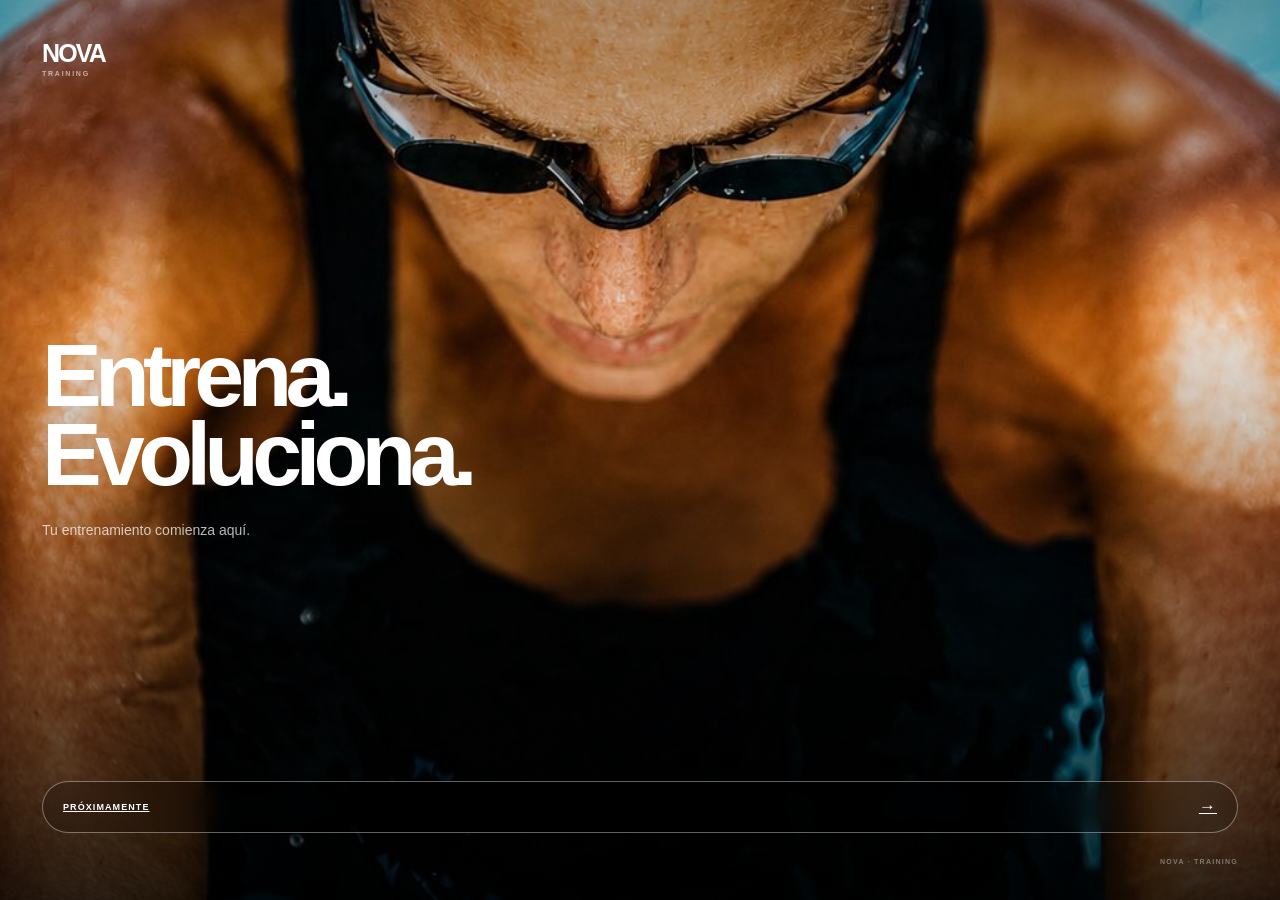
<file: PERFIL.html>
<!DOCTYPE html>
<html lang="es">

<head>

    <meta charset="UTF-8">

    <meta
        name="viewport"
        content="width=device-width, initial-scale=1.0, viewport-fit=cover"
    >

    <meta
        name="theme-color"
        content="#08090b"
    >

    <meta
        name="description"
        content="NOVA · Training"
    >

    <title>NOVA</title>


    <style>

        /* =====================================================
           RESET
           ===================================================== */

        * {
            margin: 0;
            padding: 0;
            box-sizing: border-box;
        }


        html,
        body {

            width: 100%;
            height: 100%;

            overflow: hidden;

            background: #08090b;

            color: #ffffff;

            font-family:
                -apple-system,
                BlinkMacSystemFont,
                "SF Pro Display",
                "SF Pro",
                "Segoe UI",
                Roboto,
                Inter,
                sans-serif;

            -webkit-font-smoothing: antialiased;

            text-rendering: optimizeLegibility;
        }


        body {

            min-height: 100vh;
            min-height: 100dvh;
        }


        button {

            font: inherit;
        }



        /* =====================================================
           PANTALLA DE ENTRADA
           ===================================================== */

        .nova-entry {

            position: relative;

            width: 100%;
            height: 100vh;
            height: 100dvh;

            overflow: hidden;

            background: #08090b;
        }



        /* =====================================================
           IMAGEN
           ===================================================== */

        .nova-entry-background {

            position: absolute;

            inset: 0;

            width: 100%;
            height: 100%;

            z-index: 1;

            overflow: hidden;

            background: #111216;
        }


        .nova-entry-background img {

            width: 100%;
            height: 100%;

            display: block;

            object-fit: cover;

            object-position: center;
        }



        /* =====================================================
           OSCURECIMIENTO
           ===================================================== */

        .nova-entry-overlay {

            position: absolute;

            inset: 0;

            width: 100%;
            height: 100%;

            z-index: 2;

            background:
                linear-gradient(
                    180deg,
                    rgba(0,0,0,.30) 0%,
                    rgba(0,0,0,.08) 35%,
                    rgba(0,0,0,.30) 60%,
                    rgba(0,0,0,.82) 100%
                );
        }



        /* =====================================================
           CONTENIDO
           ===================================================== */

        .nova-entry-content {

            position: relative;

            z-index: 3;

            width: 100%;
            height: 100%;

            min-height: 100vh;
            min-height: 100dvh;

            padding:
                42px
                42px
                35px;

            display: flex;

            flex-direction: column;

            justify-content: space-between;
        }



        /* =====================================================
           MARCA
           ===================================================== */

        .nova-entry-brand {

            display: flex;

            flex-direction: column;

            gap: 5px;

            align-items: flex-start;
        }


        .nova-entry-brand-name {

            color: #ffffff;

            font-size: 25px;

            font-weight: 900;

            line-height: .9;

            letter-spacing: -.075em;
        }


        .nova-entry-brand-label {

            color:
                rgba(255,255,255,.58);

            font-size: 7px;

            font-weight: 800;

            letter-spacing: .25em;
        }



        /* =====================================================
           CENTRO
           ===================================================== */

        .nova-entry-center {

            width: 100%;

            max-width: 850px;

            margin: auto 0;

            padding:
                60px 0 40px;
        }


        .nova-entry-center h1 {

            color: #ffffff;

            font-size:
                clamp(
                    52px,
                    7vw,
                    100px
                );

            font-weight: 800;

            line-height: .88;

            letter-spacing: -.075em;
        }


        .nova-entry-center p {

            margin-top: 25px;

            max-width: 450px;

            color:
                rgba(255,255,255,.72);

            font-size: 14px;

            line-height: 1.65;
        }



        /* =====================================================
           BOTÓN PRÓXIMAMENTE
           ===================================================== */

        .nova-entry-actions {

            width: 100%;

            display: flex;

            align-items: center;
        }


        .nova-entry-button {

            min-width: 195px;

            min-height: 52px;

            padding:
                0 20px;

            display: flex;

            align-items: center;

            justify-content: space-between;

            gap: 30px;

            border-radius: 999px;

            border:
                1px solid
                rgba(255,255,255,.38);

            background:
                rgba(0,0,0,.20);

            color: #ffffff;

            backdrop-filter:
                blur(14px);

            -webkit-backdrop-filter:
                blur(14px);

            font-size: 9px;

            font-weight: 900;

            letter-spacing: .12em;

            cursor: default;
        }


        .nova-entry-button span:last-child {

            font-size: 17px;

            font-weight: 400;
        }



        /* =====================================================
           FOOTER
           ===================================================== */

        .nova-entry-footer {

            width: 100%;

            display: flex;

            justify-content: flex-end;

            padding-top: 25px;
        }


        .nova-entry-footer span {

            color:
                rgba(255,255,255,.38);

            font-size: 7px;

            font-weight: 800;

            letter-spacing: .18em;
        }



        /* =====================================================
           MOBILE
           ===================================================== */

        @media (max-width: 600px) {

            .nova-entry-content {

                padding:
                    28px
                    20px
                    max(
                        24px,
                        env(safe-area-inset-bottom)
                    );
            }


            .nova-entry-brand-name {

                font-size: 21px;
            }


            .nova-entry-brand-label {

                font-size: 6px;
            }


            .nova-entry-center {

                padding:
                    50px 0 30px;
            }


            .nova-entry-center h1 {

                font-size:
                    clamp(
                        46px,
                        14vw,
                        66px
                    );
            }


            .nova-entry-center p {

                margin-top: 19px;

                font-size: 13px;
            }


            .nova-entry-actions {

                width: 100%;
            }


            .nova-entry-button {

                width: 100%;

                min-height: 52px;
            }


            .nova-entry-footer {

                justify-content: center;
            }

        }



        /* =====================================================
           TABLET
           ===================================================== */

        @media (min-width: 601px)
        and (max-width: 900px) {

            .nova-entry-content {

                padding: 32px;
            }


            .nova-entry-center h1 {

                font-size:
                    clamp(
                        50px,
                        10vw,
                        78px
                    );
            }

        }



        /* =====================================================
           LANDSCAPE
           ===================================================== */

        @media (max-width: 800px)
        and (orientation: landscape) {

            .nova-entry-content {

                padding:
                    20px
                    28px;
            }


            .nova-entry-center {

                padding:
                    20px 0;
            }


            .nova-entry-center h1 {

                font-size:
                    clamp(
                        38px,
                        9vh,
                        58px
                    );
            }


            .nova-entry-center p {

                margin-top: 12px;
            }


            .nova-entry-button {

                width: auto;

                min-width: 180px;

                min-height: 46px;
            }


            .nova-entry-footer {

                display: none;
            }

        }



        /* =====================================================
           PANTALLAS BAJAS
           ===================================================== */

        @media (max-height: 600px) {

            .nova-entry-center {

                padding:
                    30px 0;
            }


            .nova-entry-center h1 {

                font-size:
                    clamp(
                        40px,
                        8vh,
                        58px
                    );
            }


            .nova-entry-center p {

                margin-top: 14px;
            }

        }



        /* =====================================================
           PANTALLAS MUY PEQUEÑAS
           ===================================================== */

        @media (max-width: 380px) {

            .nova-entry-content {

                padding-left: 17px;

                padding-right: 17px;
            }


            .nova-entry-center h1 {

                font-size: 44px;
            }

        }

    </style>

</head>


<body>


<!-- =========================================================
     NOVA · ENTRY
     ========================================================= -->

<main class="nova-entry">


    <!-- =====================================================
         IMAGEN DE FONDO
         ===================================================== -->

    <div class="nova-entry-background">

        <img
            src="img/WhatsApp Image 2.jpeg"
            alt="NOVA Training"
        >

    </div>


    <!-- =====================================================
         OVERLAY
         ===================================================== -->

    <div class="nova-entry-overlay"></div>


    <!-- =====================================================
         CONTENIDO
         ===================================================== -->

    <div class="nova-entry-content">


        <!-- =================================================
             MARCA
             ================================================= -->

        <div class="nova-entry-brand">

            <span class="nova-entry-brand-name">
                NOVA
            </span>

            <span class="nova-entry-brand-label">
                TRAINING
            </span>

        </div>



        <!-- =================================================
             CENTRO
             ================================================= -->

        <div class="nova-entry-center">

            <h1>
                Entrena.<br>
                Evoluciona.
            </h1>

            <p>
                Tu entrenamiento comienza aquí.
            </p>

        </div>



        <!-- =================================================
             BOTÓN
             ================================================= -->

<a
    href="training.html"
    class="nova-entry-button"
>

    <span>
        PRÓXIMAMENTE
    </span>

    <span>
        →
    </span>

</a>



        <!-- =================================================
             FOOTER
             ================================================= -->

        <div class="nova-entry-footer">

            <span>
                NOVA · TRAINING
            </span>

        </div>


    </div>

</main>


</body>

</html>
</file>
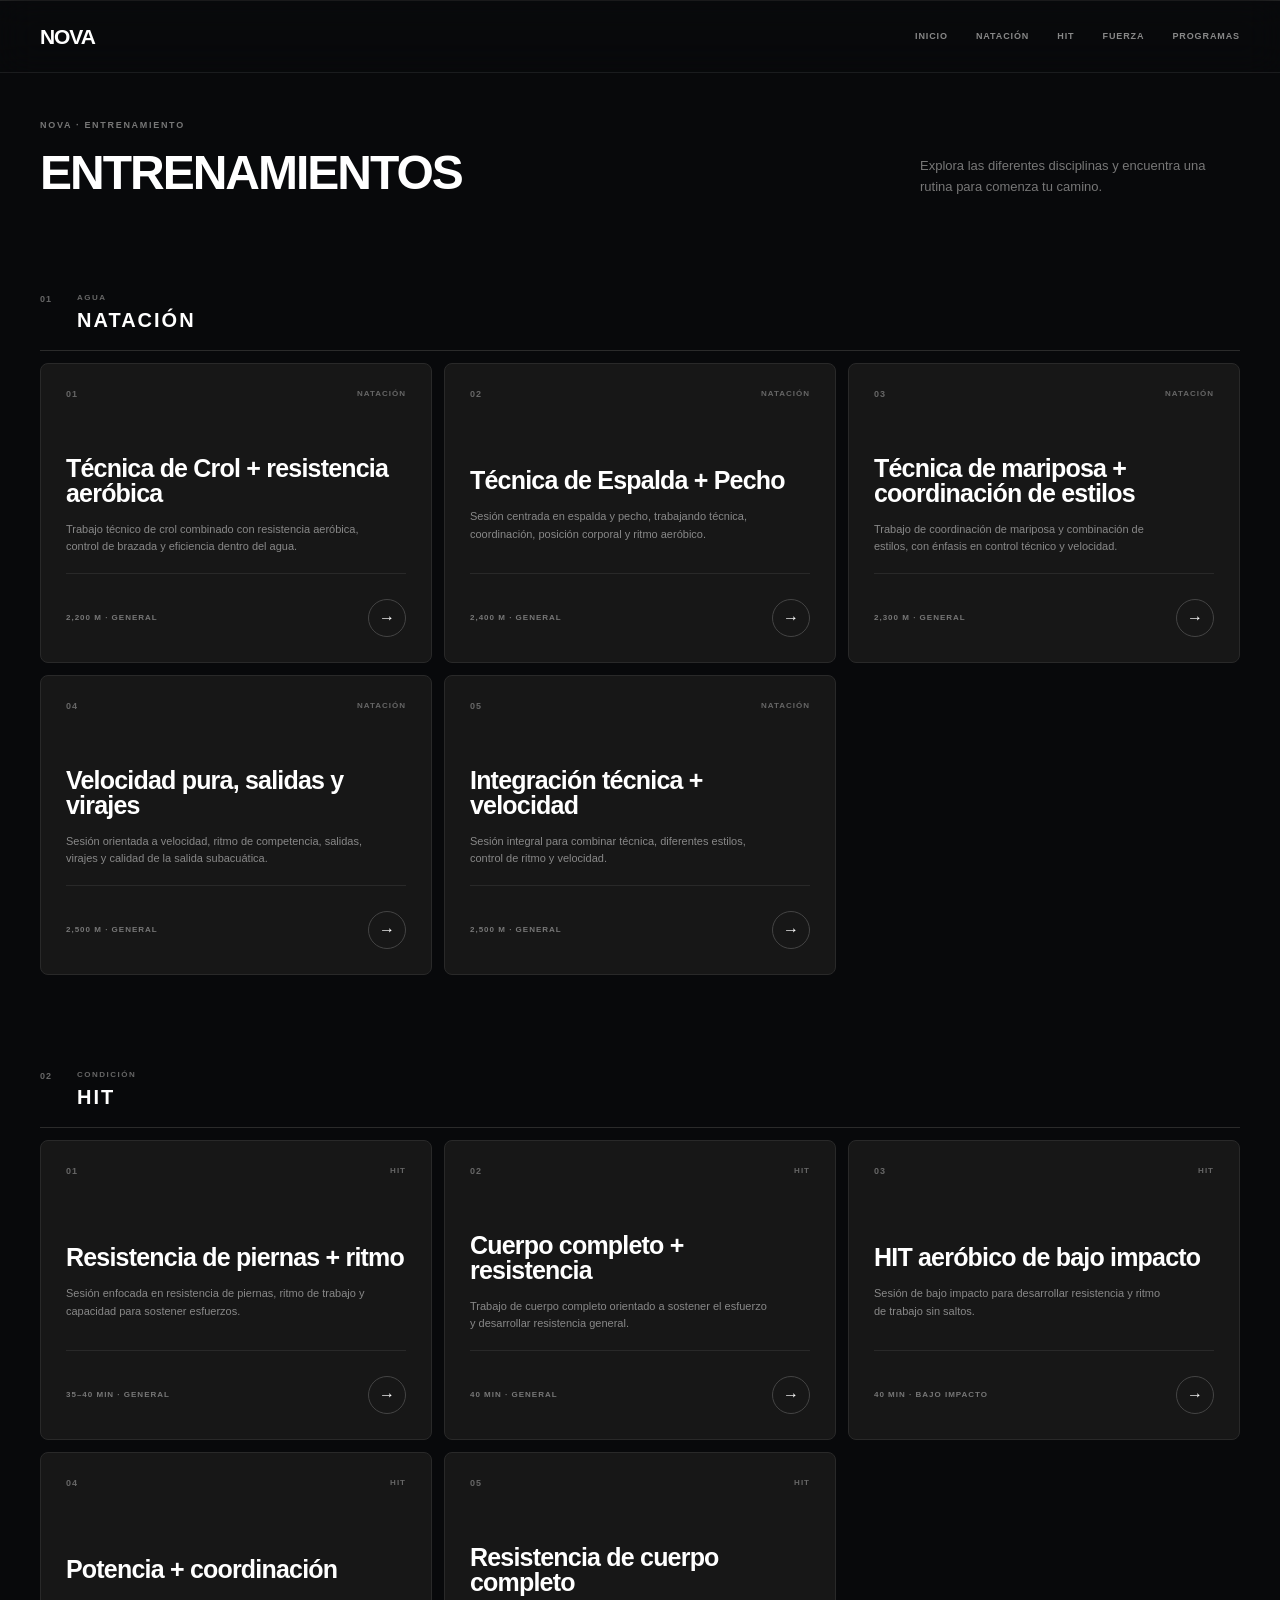
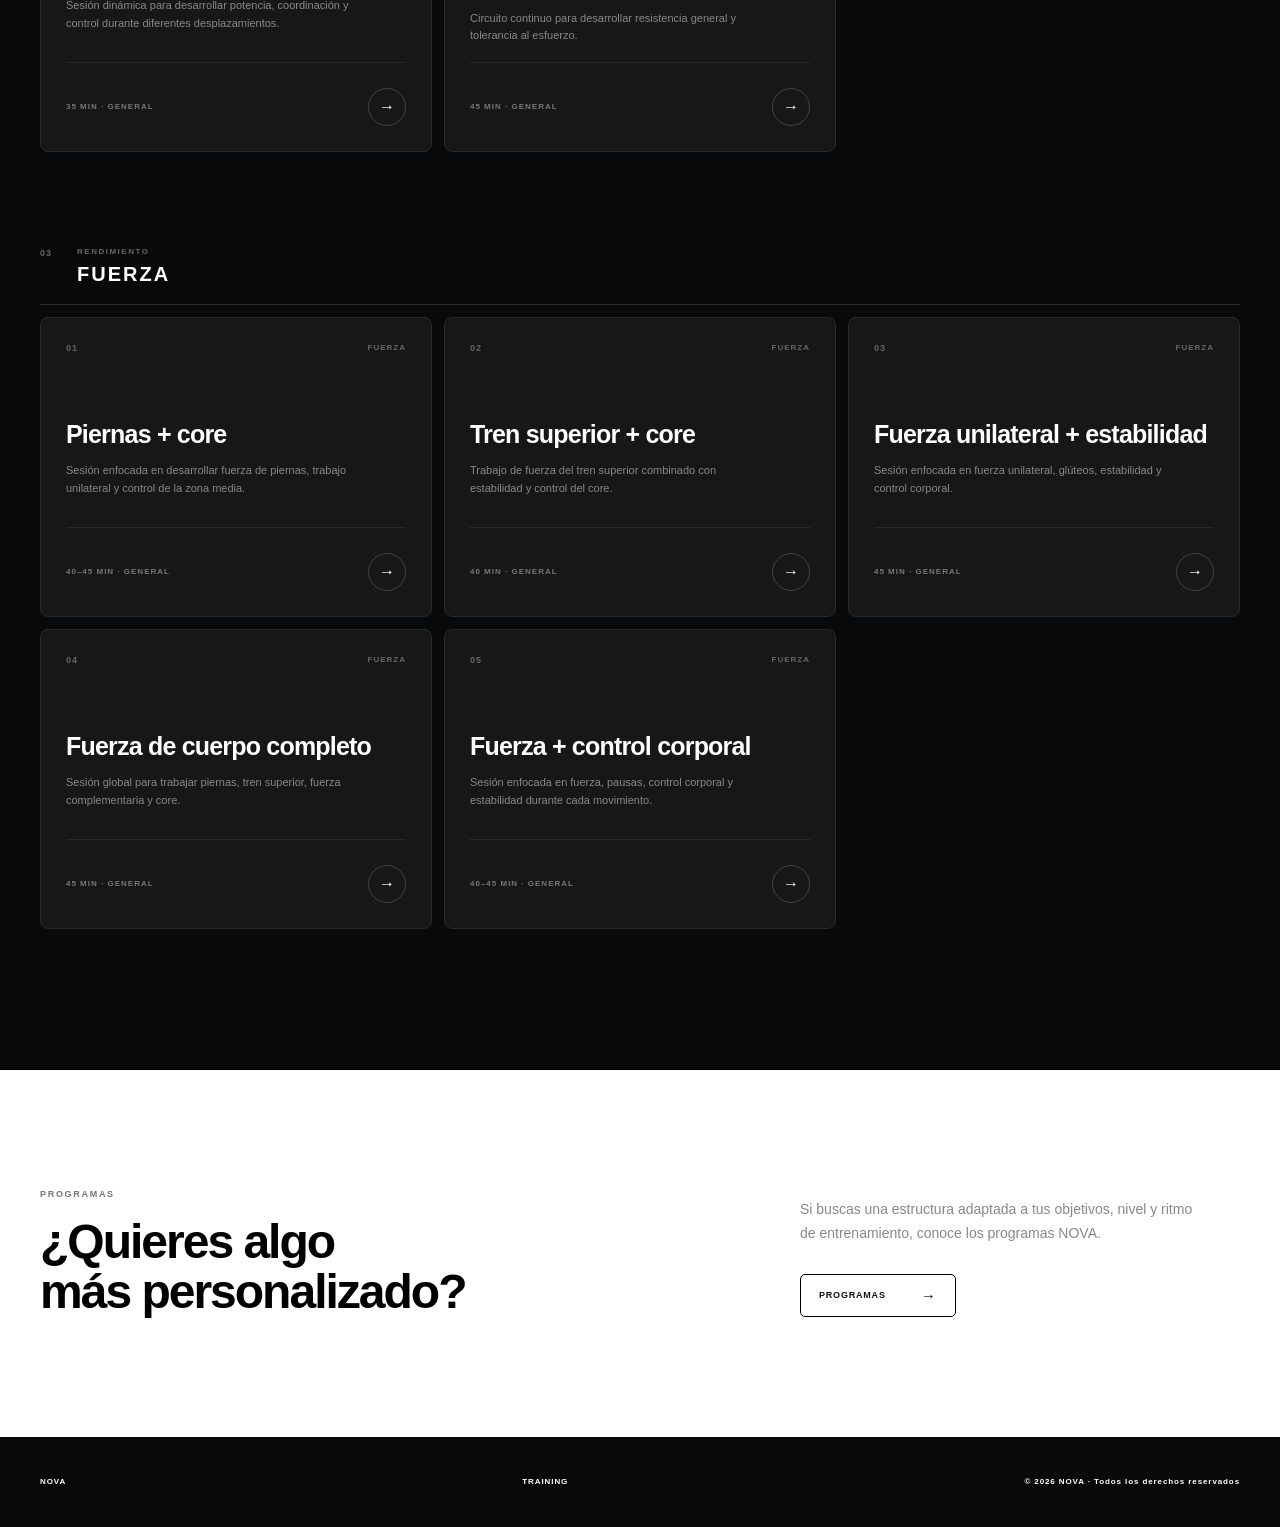
<file: training.html>
<!DOCTYPE html> 
<html lang="es"> 
 
<head> 
 
    <meta charset="UTF-8"> 
 
    <meta 
        name="viewport" 
        content="width=device-width, initial-scale=1.0" 
    > 
 
    <title>NOVA · Entrenamiento</title> 
 
    <link 
        rel="stylesheet" 
        href="css/training.css" 
    > 
 
    <!-- ===================================================== 
         AJUSTE DEL MENÚ 
         ===================================================== --> 
 
    <style> 
 
        .nova-menu { 
 
            background: #ffffff !important; 
 
            backdrop-filter: none !important; 
            -webkit-backdrop-filter: none !important; 
 
        } 
 
 
        .nova-menu-link[href="atleta.html"] { 
 
            background: #000000 !important; 
 
            color: #ffffff !important; 
 
            backdrop-filter: none !important; 
            -webkit-backdrop-filter: none !important; 
 
        } 
 
 
        .nova-menu-link[href="atleta.html"] span { 
 
            color: #ffffff !important; 
 
        } 
 
 
        .nova-menu-link[href="atleta.html"] 
        .nova-menu-number, 
 
        .nova-menu-link[href="atleta.html"] 
        .nova-menu-arrow { 
 
            color: #ffffff !important; 
 
        } 
 
 
        .nova-menu-link { 
 
            backdrop-filter: none !important; 
            -webkit-backdrop-filter: none !important; 
 
        } 
 
 
        .nova-menu-header, 
        .nova-menu-footer { 
 
            backdrop-filter: none !important; 
            -webkit-backdrop-filter: none !important; 
 
        } 
 
 
        .site-footer { 
 
            background: #ffffff !important; 
            color: #000000 !important; 
 
        } 
 
 
        .site-footer * { 
 
            color: #000000 !important; 
 
        } 
 
    </style> 
 
</head> 
 
 
<body> 
 
 
<!-- ========================================================= 
     HEADER 
     ========================================================= --> 
 
<header class="site-header"> 
 
    <div class="header-inner"> 
 
        <a 
            href="" 
            class="brand" 
        > 
            NOVA 
        </a> 
 
 
        <nav class="main-nav"> 
 
            <a 
                href="index.html" 
                class="nav-link" 
            > 
                INICIO 
            </a> 
 
 
            <a 
                href="#natacion" 
                class="nav-link" 
            > 
                NATACIÓN 
            </a> 
 
 
            <a 
                href="#hit" 
                class="nav-link" 
            > 
                HIT 
            </a> 
 
 
            <a 
                href="#fuerza" 
                class="nav-link" 
            > 
                FUERZA 
            </a> 
 
 
            <a 
                href="compras.html#membresias" 
                class="nav-link" 
            > 
                PROGRAMAS 
            </a> 
 
 
        </nav> 
 
    </div> 
 
</header> 
 
 
 
<!-- ========================================================= 
     HAMBURGUESA 
     ========================================================= --> 
 
<div class="nova-mobile-menu"> 
 
    <button 
        class="nova-menu-toggle" 
        type="button" 
        aria-label="Abrir menú" 
        aria-expanded="false" 
        aria-controls="nova-menu" 
    > 
 
        <span></span> 
        <span></span> 
        <span></span> 
 
    </button> 
 
</div> 
 
 
 
<!-- ========================================================= 
     MENÚ MÓVIL 
     ========================================================= --> 
 
<div 
    class="nova-menu-overlay" 
    id="nova-menu-overlay" 
    aria-hidden="true" 
></div> 
 
 
<nav 
    class="nova-menu" 
    id="nova-menu" 
    aria-label="Menú principal" 
    aria-hidden="true" 
> 
 
 
    <div class="nova-menu-header"> 
 
        <span class="nova-menu-title"> 
            NOVA 
        </span> 
 
 
        <button 
            type="button" 
            class="nova-menu-close" 
            aria-label="Cerrar menú" 
        > 
            × 
        </button> 
 
    </div> 
 
 
    <div class="nova-menu-links"> 
 
 
        <a 
            href="index.html" 
            class="nova-menu-link" 
        > 
 
            <span class="nova-menu-number"> 
                01 
            </span> 
 
            <span> 
                INICIO 
            </span> 
 
            <span class="nova-menu-arrow"> 
                → 
            </span> 
 
        </a> 
 
 
 
        <a 
            href="#natacion" 
            class="nova-menu-link" 
        > 
 
            <span class="nova-menu-number"> 
                02 
            </span> 
 
            <span> 
                ◇ NATACIÓN 
            </span> 
 
            <span class="nova-menu-arrow"> 
                → 
            </span> 
 
        </a> 
 
 
 
        <a 
            href="#hit" 
            class="nova-menu-link" 
        > 
 
            <span class="nova-menu-number"> 
                03 
            </span> 
 
            <span> 
                ◇ HIT 
            </span> 
 
            <span class="nova-menu-arrow"> 
                → 
            </span> 
 
        </a> 
 
 
 
        <a 
            href="#fuerza" 
            class="nova-menu-link" 
        > 
 
            <span class="nova-menu-number"> 
                04 
            </span> 
 
            <span> 
                ◇ FUERZA 
            </span> 
 
            <span class="nova-menu-arrow"> 
                → 
            </span> 
 
        </a> 
 
 
 
        <a 
            href="compras.html#membresias" 
            class="nova-menu-link"
            data-menu-action="membresias"
             
        > 
 
            <span class="nova-menu-number"> 
                05 
            </span> 
 
            <span> 
                PROGRAMA 
            </span> 
 
            <span class="nova-menu-arrow"> 
                → 
            </span> 
 
        </a> 
 
 
    </div> 
 
 
    <div class="nova-menu-footer"> 
 
        <span> 
            NOVA · ENTRENAMIENTO 
        </span> 
 
    </div> 
 
</nav> 
 
 
 
<!-- ========================================================= 
     CONTENIDO 
     ========================================================= --> 
 
<main> 
 
 
    <section 
        class="training-library" 
        id="entrenamientos" 
    > 
 
        <div class="page-container"> 
 
 
            <div class="section-heading"> 
 
                <div> 
 
                    <span class="eyebrow"> 
                        NOVA · ENTRENAMIENTO 
                    </span> 
 
                    <h2> 
                        ENTRENAMIENTOS 
                    </h2> 
 
                </div> 
 
 
                <p> 
                    Explora las diferentes disciplinas 
                    y encuentra una rutina para comenza tu camino. 
                    
                </p> 
 
            </div> 
 
 
 
            <!-- ================================================= 
                 NATACIÓN 
                 ================================================= --> 
 
            <section 
                class="discipline-section" 
                id="natacion" 
            > 
 
                <div class="discipline-header"> 
 
                    <span class="discipline-number"> 
                        01 
                    </span> 
 
                    <div> 
 
                        <span class="discipline-label"> 
                            AGUA 
                        </span> 
 
                        <h3> 
                            NATACIÓN 
                        </h3> 
 
                    </div> 
 
                </div> 
 
 
                <div 
                    class="routine-grid" 
                    id="swimmingRoutines" 
                ></div> 
 
            </section> 
 
 
 
            <!-- ================================================= 
                 HIT 
                 ================================================= --> 
 
            <section 
                class="discipline-section" 
                id="hit" 
            > 
 
                <div class="discipline-header"> 
 
                    <span class="discipline-number"> 
                        02 
                    </span> 
 
                    <div> 
 
                        <span class="discipline-label"> 
                            CONDICIÓN 
                        </span> 
 
                        <h3> 
                            HIT 
                        </h3> 
 
                    </div> 
 
                </div> 
 
 
                <div 
                    class="routine-grid" 
                    id="hitRoutines" 
                ></div> 
 
            </section> 
 
 
 
            <!-- ================================================= 
                 FUERZA 
                 ================================================= --> 
 
            <section 
                class="discipline-section" 
                id="fuerza" 
            > 
 
                <div class="discipline-header"> 
 
                    <span class="discipline-number"> 
                        03 
                    </span> 
 
                    <div> 
 
                        <span class="discipline-label"> 
                            RENDIMIENTO 
                        </span> 
 
                        <h3> 
                            FUERZA 
                        </h3> 
 
                    </div> 
 
                </div> 
 
 
                <div 
                    class="routine-grid" 
                    id="strengthRoutines" 
                ></div> 
 
            </section> 
 
 
        </div> 
 
    </section> 
 
 
 
    <section class="programs-section"> 
 
        <div class="page-container"> 
 
            <div class="programs-inner"> 
 
                <div> 
 
                    <span class="eyebrow"> 
                        PROGRAMAS 
                    </span> 
 
                    <h2> 
                        ¿Quieres algo<br> 
                        más personalizado? 
                    </h2> 
 
                </div> 
 
 
                <div class="programs-content"> 
 
                    <p> 
                        Si buscas una estructura adaptada 
                        a tus objetivos, nivel y ritmo de 
                        entrenamiento, conoce los programas 
                        NOVA. 
                    </p> 
 
 
                    <a 
                        href="compras.html" 
                        class="programs-button" 
                    > 
                        PROGRAMAS 
                        <span>→</span> 
                    </a> 
 
                </div> 
 
            </div> 
 
        </div> 
 
    </section> 
 
 
</main> 
 
 
 
<footer class="athlete-footer"> 
 
    <div class="footer-inner"> 
 
        <span> 
            NOVA 
        </span> 
 
 
        <span> 
            TRAINING 
        </span> 
 
 
        <span> 
            © 2026 NOVA · Todos los derechos reservados 
        </span> 
 
    </div> 
 
</footer> 
 
 
 
<script> 
 
 
/* ========================================================= 
   NOVA · RUTINAS 
   ========================================================= */ 
 
const NOVA_RUTINAS = { 
 
 
    /* ===================================================== 
       NATACIÓN 
       ===================================================== */ 
 
    NATACION: [ 
 
        { 
            id: "natacion-01", 
            number: "01", 
            title: "Técnica de Crol + resistencia aeróbica", 
            description: "Trabajo técnico de crol combinado con resistencia aeróbica, control de brazada y eficiencia dentro del agua.", 
            meta: "2,200 M · GENERAL", 
            sections: [ 
 
                { 
                    title: "CALENTAMIENTO", 
                    content: [ 
                        "300 m libre continuo.", 
                        "4 × 50 m — 25 crol + 25 dorso. Descanso: 10 s." 
                    ] 
                }, 
 
                { 
                    title: "TÉCNICA", 
                    content: [ 
                        "4 × 50 m catch-up. Descanso: 15 s.", 
                        "4 × 50 m puño cerrado (fist drill). Descanso: 15 s.", 
                        "4 × 50 m — 25 fuerte + 25 suave crol. Descanso: 15 s." 
                    ] 
                }, 
 
                { 
                    title: "SERIE PRINCIPAL", 
                    content: [ 
                        "5 × 100 m libre a ritmo aeróbico, enfatizando una brazada larga. Descanso: 15 s.", 
                        "4 × 100 m libre con paletas y pull buoy. Descanso: 20 s.", 
                        "Sin material disponible: realizar libre normal." 
                    ] 
                }, 
 
                { 
                    title: "AFLOJE", 
                    content: [ 
                        "200 m libre y dorso suave." 
                    ] 
                } 
 
            ] 
        }, 
 
        { 
            id: "natacion-02", 
            number: "02", 
            title: "Técnica de Espalda + Pecho", 
            description: "Sesión centrada en espalda y pecho, trabajando técnica, coordinación, posición corporal y ritmo aeróbico.", 
            meta: "2,400 M · GENERAL", 
            sections: [ 
 
                { 
                    title: "CALENTAMIENTO", 
                    content: [ 
                        "300 m libre continuo.", 
                        "4 × 50 m — 25 espalda + 25 pecho. Descanso: 10 s.", 
                        "2 × 50 m patada de espalda con tabla. Descanso: 15 s." 
                    ] 
                }, 
 
                { 
                    title: "TÉCNICA", 
                    content: [ 
                        "4 × 50 m espalda — un brazo alternado. Descanso: 15 s.", 
                        "4 × 50 m pecho — 2 patadas + 1 brazada. Descanso: 15 s.", 
                        "6 × 25 m espalda, enfatizando la rotación del cuerpo. Descanso: 20 s." 
                    ] 
                }, 
 
                { 
                    title: "SERIE PRINCIPAL", 
                    content: [ 
                        "6 × 100 m — 50 espalda + 50 pecho a ritmo aeróbico. Descanso: 20 s.", 
                        "6 × 50 m con pull buoy.", 
                        "Impares: espalda.", 
                        "Pares: pecho con énfasis en el agarre y sin hiperextensión de espalda baja.", 
                        "Descanso: 15 s." 
                    ] 
                }, 
 
                { 
                    title: "AFLOJE", 
                    content: [ 
                        "200 m libre suave." 
                    ] 
                } 
 
            ] 
        }, 
 
        { 
            id: "natacion-03", 
            number: "03", 
            title: "Técnica de mariposa + coordinación de estilos", 
            description: "Trabajo de coordinación de mariposa y combinación de estilos, con énfasis en control técnico y velocidad.", 
            meta: "2,300 M · GENERAL", 
            sections: [ 
 
                { 
                    title: "CALENTAMIENTO", 
                    content: [ 
                        "300 m libre continuo.", 
                        "4 × 50 m — 25 dorso + 25 libre. Descanso: 10 s." 
                    ] 
                }, 
 
                { 
                    title: "TÉCNICA", 
                    content: [ 
                        "4 × 50 m patada de delfín lateral — 25 lado derecho + 25 lado izquierdo. Descanso: 15 s.", 
                        "4 × 50 m mariposa — brazo derecho/izquierdo alternado. Descanso: 15 s.", 
                        "6 × 25 m mariposa completa, priorizando la coordinación. Descanso: 20 s." 
                    ] 
                }, 
 
                { 
                    title: "SERIE PRINCIPAL", 
                    content: [ 
                        "4 × 100 m combinado individual — 25 de cada estilo. Descanso: 20 s.", 
                        "6 × 50 m libre con aletas, aumentando la frecuencia de brazada en los últimos 15 m. Descanso: 15 s.", 
                        "Sin aletas: realizar el ejercicio sin material." 
                    ] 
                }, 
 
                { 
                    title: "VELOCIDAD", 
                    content: [ 
                        "8 × 25 m sprint. Descanso: 30 s.", 
                        "Impares: mariposa.", 
                        "Pares: libre." 
                    ] 
                }, 
 
                { 
                    title: "AFLOJE", 
                    content: [ 
                        "200 m libre y dorso suave." 
                    ] 
                } 
 
            ] 
        }, 
 
        { 
            id: "natacion-04", 
            number: "04", 
            title: "Velocidad pura, salidas y virajes", 
            description: "Sesión orientada a velocidad, ritmo de competencia, salidas, virajes y calidad de la salida subacuática.", 
            meta: "2,500 M · GENERAL", 
            sections: [ 
 
                { 
                    title: "CALENTAMIENTO", 
                    content: [ 
                        "300 m libre continuo.", 
                        "4 × 50 m — 25 libre + 25 dorso. Descanso: 10 s.", 
                        "2 × 50 m patada de crol con tabla. Descanso: 15 s." 
                    ] 
                }, 
 
                { 
                    title: "TÉCNICA", 
                    content: [ 
                        "6 × 50 m libre, trabajando la entrada de la mano y el agarre. Descanso: 15 s.", 
                        "4 × 25 m saliendo desde la pared, enfocándose en el impulso y el deslizamiento. Descanso: 30 s." 
                    ] 
                }, 
 
                { 
                    title: "SERIE PRINCIPAL", 
                    content: [ 
                        "8 × 50 m libre a ritmo de competencia. Descanso: 30 s.", 
                        "5 × 100 m libre.", 
                        "Primeros 50 m a ritmo controlado.", 
                        "Segundos 50 m fuertes.", 
                        "Descanso: 20 s." 
                    ] 
                }, 
 
                { 
                    title: "VELOCIDAD", 
                    content: [ 
                        "12 × 25 m sprint desde la pared, cuidando un viraje rápido y una buena salida subacuática. Descanso: 30 s." 
                    ] 
                }, 
 
                { 
                    title: "AFLOJE", 
                    content: [ 
                        "200 m libre suave." 
                    ] 
                } 
 
            ] 
        }, 
 
        { 
            id: "natacion-05", 
            number: "05", 
            title: "Integración técnica + velocidad", 
            description: "Sesión integral para combinar técnica, diferentes estilos, control de ritmo y velocidad.", 
            meta: "2,500 M · GENERAL", 
            sections: [ 
 
                { 
                    title: "CALENTAMIENTO", 
                    content: [ 
                        "300 m libre continuo.", 
                        "4 × 50 m — 25 crol + 25 dorso. Descanso: 10 s." 
                    ] 
                }, 
 
                { 
                    title: "TÉCNICA", 
                    content: [ 
                        "2 × 50 m crol — catch-up. Descanso: 15 s.", 
                        "2 × 50 m espalda — un brazo alternado. Descanso: 15 s.", 
                        "2 × 50 m pecho — 2 patadas + 1 brazada. Descanso: 15 s.", 
                        "4 × 25 m saliendo desde la pared, trabajando impulso, flecha y deslizamiento. Descanso: 30 s." 
                    ] 
                }, 
 
                { 
                    title: "SERIE PRINCIPAL", 
                    content: [ 
                        "2 × 100 m crol a ritmo aeróbico. Descanso: 15 s.", 
                        "2 × 100 m dorso a ritmo aeróbico. Descanso: 15 s.", 
                        "2 × 100 m pecho a ritmo aeróbico. Descanso: 20 s.", 
                        "4 × 100 m libre — 50 m ritmo controlado + 50 m fuerte. Descanso: 20 s." 
                    ] 
                }, 
 
                { 
                    title: "VELOCIDAD", 
                    content: [ 
                        "12 × 25 m sprint. Descanso: 30 s.", 
                        "4 crol.", 
                        "4 dorso.", 
                        "4 pecho." 
                    ] 
                }, 
 
                { 
                    title: "VUELTA A LA CALMA", 
                    content: [ 
                        "200 m libre y dorso suave." 
                    ] 
                } 
 
            ] 
        } 
 
    ], 
 
 
 
    /* ===================================================== 
       HIT 
       ===================================================== */ 
 
    HIT: [ 
 
        { 
            id: "hit-01", 
            number: "01", 
            title: "Resistencia de piernas + ritmo", 
            description: "Sesión enfocada en resistencia de piernas, ritmo de trabajo y capacidad para sostener esfuerzos.", 
            meta: "35–40 MIN · GENERAL", 
 
            sections: [ 
 
                { 
                    title: "CALENTAMIENTO", 
                    content: [ 
                        "2 min marcha activa en el lugar. Mantén el tronco erguido y mueve los brazos de forma natural.", 
                        "2 × 30 s movilidad de cadera. Realiza círculos amplios y controlados sin mover excesivamente el tronco.", 
                        "2 × 30 s movilidad de tobillos. Eleva ligeramente el talón y mueve el tobillo de forma controlada.", 
                        "2 × 30 s elevación alternada de rodillas. Eleva una rodilla a la altura cómoda de la cadera y alterna." 
                    ] 
                }, 
 
                { 
                    title: "ACTIVACIÓN", 
                    content: [ 
                        "3 × 30 s sentadilla controlada. Pies al ancho de hombros, lleva la cadera hacia atrás y abajo, mantén el pecho arriba y vuelve a subir.", 
                        "3 × 30 s paso lateral + toque de piso. Da un paso amplio hacia un lado, flexiona la pierna y toca el piso cerca del pie; regresa y cambia de lado.", 
                        "3 × 30 s elevación de talones. De pie, eleva los talones lentamente y baja con control.", 
                        "Descanso: 20 s." 
                    ] 
                }, 
 
                { 
                    title: "TRABAJO PRINCIPAL", 
                    content: [ 
                        "4 × 3 min de circuito:", 
                        "40 s sentadilla. Baja la cadera hacia atrás y abajo, mantén las rodillas alineadas con los pies y sube con control.", 
                        "40 s pasos laterales. Desplázate de lado con pasos rápidos y cortos, manteniendo las rodillas ligeramente flexionadas.", 
                        "40 s elevación alternada de rodillas. Eleva una rodilla y después la otra, manteniendo el abdomen activo.", 
                        "40 s desplantes alternados. Da un paso al frente o atrás, baja controladamente y empuja con la pierna para volver.", 
                        "20 s recuperación.", 
                        "Descanso: 1 min entre bloques." 
                    ] 
                }, 
 
                { 
                    title: "HIT", 
                    content: [ 
                        "8 × 30 s:", 
                        "15 s sentadilla rápida. Realiza la sentadilla con un ritmo mayor, pero manteniendo la técnica y controlando la bajada.", 
                        "15 s pasos laterales rápidos. Desplázate de lado rápidamente sin cruzar los pies.", 
                        "Descanso: 30 s." 
                    ] 
                }, 
 
                { 
                    title: "VUELTA A LA CALMA", 
                    content: [ 
                        "4 min caminata suave en el lugar. Disminuye progresivamente el ritmo.", 
                        "Movilidad de piernas. Realiza movimientos suaves de cadera, rodillas y tobillos." 
                    ] 
                } 
 
            ] 
        }, 
 
 
 
        { 
            id: "hit-02", 
            number: "02", 
            title: "Cuerpo completo + resistencia", 
            description: "Trabajo de cuerpo completo orientado a sostener el esfuerzo y desarrollar resistencia general.", 
            meta: "40 MIN · GENERAL", 
 
            sections: [ 
 
                { 
                    title: "CALENTAMIENTO", 
                    content: [ 
                        "2 min marcha suave. Camina en el lugar manteniendo una postura cómoda.", 
                        "2 × 30 s círculos de brazos. Realiza círculos amplios hacia adelante y hacia atrás.", 
                        "2 × 30 s rotaciones de tronco. Gira suavemente el tronco de un lado a otro manteniendo la cadera estable.", 
                        "2 × 30 s elevación de brazos + talones. Eleva los brazos mientras subes los talones y regresa lentamente." 
                    ] 
                }, 
 
                { 
                    title: "ACTIVACIÓN", 
                    content: [ 
                        "3 × 30 s sentadilla + elevación de brazos. Haz una sentadilla y al subir eleva ambos brazos por encima de la cabeza.", 
                        "3 × 30 s rodilla al codo contrario. Eleva la rodilla derecha hacia el codo izquierdo y alterna.", 
                        "3 × 30 s bisagra de cadera. Lleva la cadera hacia atrás con la espalda neutra y vuelve a la posición inicial.", 
                        "Descanso: 20 s." 
                    ] 
                }, 
 
                { 
                    title: "TRABAJO PRINCIPAL", 
                    content: [ 
                        "4 × 4 min:", 
                        "40 s sentadilla con alcance al frente. Baja en sentadilla y al subir extiende los brazos al frente.", 
                        "40 s rodilla derecha al codo izquierdo. Lleva la rodilla derecha hacia el codo izquierdo y regresa con control.", 
                        "40 s rodilla izquierda al codo derecho. Repite el movimiento hacia el lado contrario.", 
                        "40 s bisagra de cadera. Empuja la cadera hacia atrás manteniendo la espalda recta y vuelve a subir.", 
                        "40 s marcha rápida con brazos. Marcha elevando las rodillas de forma activa y acompaña con los brazos.", 
                        "40 s recuperación activa. Camina suavemente y recupera la respiración.", 
                        "Descanso: 1 min." 
                    ] 
                }, 
 
                { 
                    title: "HIT", 
                    content: [ 
                        "10 × 20 s:", 
                        "10 s rodillas al pecho alternadas. Eleva las rodillas de manera rápida y alternada, manteniendo el abdomen firme.", 
                        "10 s sentadilla + alcance arriba. Baja en sentadilla y al subir extiende ambos brazos hacia arriba.", 
                        "Descanso: 30 s." 
                    ] 
                }, 
 
                { 
                    title: "VUELTA A LA CALMA", 
                    content: [ 
                        "5 min de movimientos suaves. Camina y mueve brazos y piernas de manera relajada.", 
                        "Respiración controlada. Inhala de forma tranquila y exhala lentamente." 
                    ] 
                } 
 
            ] 
        }, 
 
 
 
        { 
            id: "hit-03", 
            number: "03", 
            title: "HIT aeróbico de bajo impacto", 
            description: "Sesión de bajo impacto para desarrollar resistencia y ritmo de trabajo sin saltos.", 
            meta: "40 MIN · BAJO IMPACTO", 
 
            sections: [ 
 
                { 
                    title: "CALENTAMIENTO", 
                    content: [ 
                        "3 min marcha activa. Camina en el lugar aumentando gradualmente el ritmo.", 
                        "2 × 30 s apertura y cierre de piernas sin salto. Abre una pierna hacia un lado y regresa; alterna lados.", 
                        "2 × 30 s balanceo alternado de piernas. Balancea cada pierna hacia adelante y atrás con movimiento controlado.", 
                        "2 × 30 s brazos arriba y abajo. Eleva los brazos por encima de la cabeza y vuelve a bajarlos." 
                    ] 
                }, 
 
                { 
                    title: "ACTIVACIÓN", 
                    content: [ 
                        "3 × 30 s paso cruzado lateral. Cruza una pierna por delante de la otra mientras te desplazas lateralmente.", 
                        "3 × 30 s toque de talón al frente. Extiende una pierna y toca el piso con el talón; alterna.", 
                        "3 × 30 s elevación de rodilla con brazos. Eleva una rodilla mientras llevas los brazos hacia ella.", 
                        "Descanso: 20 s." 
                    ] 
                }, 
 
                { 
                    title: "TRABAJO PRINCIPAL", 
                    content: [ 
                        "5 × 3 min:", 
                        "45 s paso cruzado. Desplázate lateralmente cruzando una pierna delante de la otra.", 
                        "45 s toque de talones. Lleva los talones hacia adelante de manera alternada.", 
                        "45 s rodillas alternadas. Eleva una rodilla y después la otra manteniendo un ritmo constante.", 
                        "45 s apertura y cierre de piernas. Abre una pierna hacia un lado y regresa sin realizar saltos.", 
                        "Descanso: 45 s." 
                    ] 
                }, 
 
                { 
                    title: "HIT", 
                    content: [ 
                        "8 × 40 s:", 
                        "20 s paso lateral rápido. Desplázate de lado con pasos cortos y rápidos.", 
                        "20 s rodillas alternadas rápidas. Eleva las rodillas de forma rápida manteniendo el control.", 
                        "Descanso: 20 s." 
                    ] 
                }, 
 
                { 
                    title: "VUELTA A LA CALMA", 
                    content: [ 
                        "5 min de marcha suave. Reduce progresivamente el ritmo.", 
                        "Movilidad de cadera y tobillos. Realiza movimientos lentos y controlados." 
                    ] 
                } 
 
            ] 
        }, 
 
 
 
        { 
            id: "hit-04", 
            number: "04", 
            title: "Potencia + coordinación", 
            description: "Sesión dinámica para desarrollar potencia, coordinación y control durante diferentes desplazamientos.", 
            meta: "35 MIN · GENERAL", 
 
            sections: [ 
 
                { 
                    title: "CALENTAMIENTO", 
                    content: [ 
                        "2 min marcha activa. Mantén una postura alta y mueve los brazos.", 
                        "2 × 30 s movilidad de hombros. Realiza círculos amplios y controlados.", 
                        "2 × 30 s movilidad de cadera. Realiza círculos suaves con la cadera.", 
                        "2 × 30 s desplazamientos cortos adelante y atrás. Da pasos pequeños manteniendo las rodillas ligeramente flexionadas." 
                    ] 
                }, 
 
                { 
                    title: "ACTIVACIÓN", 
                    content: [ 
                        "3 × 30 s sentadilla + elevación de talones. Baja en sentadilla y al subir eleva los talones.", 
                        "3 × 30 s desplazamiento adelante + regreso. Da pasos rápidos hacia adelante y vuelve al punto inicial.", 
                        "3 × 30 s apertura lateral + cierre. Abre una pierna hacia un lado y regresa a la posición inicial.", 
                        "Descanso: 20 s." 
                    ] 
                }, 
 
                { 
                    title: "TRABAJO PRINCIPAL", 
                    content: [ 
                        "4 × 3 min:", 
                        "30 s sentadilla con impulso. Realiza una sentadilla y sube de forma potente, sin necesidad de saltar.", 
                        "30 s desplazamiento adelante y atrás. Avanza y retrocede con pasos rápidos y controlados.", 
                        "30 s desplazamiento lateral. Muévete rápidamente de un lado al otro manteniendo el control.", 
                        "30 s escalador de pie. Lleva una rodilla hacia el pecho y después la otra a ritmo rápido.", 
                        "30 s sentadilla isométrica. Mantén la posición de sentadilla con la espalda recta y abdomen activo.", 
                        "30 s recuperación activa. Camina suavemente.", 
                        "Descanso: 1 min." 
                    ] 
                }, 
 
                { 
                    title: "HIT", 
                    content: [ 
                        "10 × 20 s:", 
                        "10 s sentadilla con impulso. Baja controladamente y sube de forma rápida y potente.", 
                        "10 s desplazamiento rápido adelante y atrás. Realiza pasos cortos y rápidos manteniendo el equilibrio.", 
                        "Descanso: 30 s." 
                    ] 
                }, 
 
                { 
                    title: "VUELTA A LA CALMA", 
                    content: [ 
                        "5 min de marcha suave. Disminuye progresivamente el ritmo.", 
                        "Movilidad general. Mueve suavemente hombros, cadera, rodillas y tobillos." 
                    ] 
                } 
 
            ] 
        }, 
 
 
 
        { 
            id: "hit-05", 
            number: "05", 
            title: "Resistencia de cuerpo completo", 
            description: "Circuito continuo para desarrollar resistencia general y tolerancia al esfuerzo.", 
            meta: "45 MIN · GENERAL", 
 
            sections: [ 
 
                { 
                    title: "CALENTAMIENTO", 
                    content: [ 
                        "3 min marcha progresiva. Comienza suave y aumenta poco a poco el ritmo.", 
                        "2 × 30 s movilidad de columna. Realiza movimientos suaves de flexión, extensión y rotación.", 
                        "2 × 30 s movilidad de hombros. Haz círculos controlados hacia adelante y atrás.", 
                        "2 × 30 s elevación alternada de piernas. Eleva una pierna y después la otra manteniendo el tronco estable." 
                    ] 
                }, 
 
                { 
                    title: "ACTIVACIÓN", 
                    content: [ 
                        "3 × 30 s sentadilla abierta. Coloca los pies más separados, baja la cadera y vuelve a subir.", 
                        "3 × 30 s inclinación lateral de tronco. Inclina el tronco hacia un lado y vuelve al centro; alterna.", 
                        "3 × 30 s toque de punta de pie al frente. Extiende una pierna y toca el piso con la punta del pie.", 
                        "Descanso: 20 s." 
                    ] 
                }, 
 
                { 
                    title: "TRABAJO PRINCIPAL", 
                    content: [ 
                        "4 × 4 min:", 
                        "45 s sentadilla abierta. Pies separados, rodillas siguiendo la dirección de los pies y cadera hacia abajo.", 
                        "45 s toque de punta de pie alternado. Toca al frente con una pierna y cambia a la otra.", 
                        "45 s inclinación lateral + elevación de rodilla. Inclina ligeramente el tronco y eleva la rodilla del mismo lado.", 
                        "45 s pasos cortos en diagonal. Avanza en diagonal con pasos pequeños y controlados.", 
                        "1 min marcha activa. Marcha manteniendo un ritmo constante.", 
                        "Descanso: 1 min." 
                    ] 
                }, 
 
                { 
                    title: "HIT", 
                    content: [ 
                        "12 × 30 s:", 
                        "15 s pasos diagonales rápidos. Desplázate hacia adelante y hacia un lado con pasos cortos y rápidos.", 
                        "15 s elevación de rodillas con brazos activos. Eleva las rodillas alternadamente mientras mueves los brazos.", 
                        "Descanso: 30 s." 
                    ] 
                }, 
 
                { 
                    title: "VUELTA A LA CALMA", 
                    content: [ 
                        "5 min de marcha muy suave. Deja que la respiración vuelva progresivamente a la normalidad.", 
                        "Respiración y movilidad general. Realiza movimientos suaves sin rebotes." 
                    ] 
                } 
 
            ] 
        } 
 
    ], 
 
 
 
    /* ===================================================== 
       FUERZA 
       ===================================================== */ 
 
    FUERZA: [ 
 
        { 
            id: "fuerza-01", 
            number: "01", 
            title: "Piernas + core", 
            description: "Sesión enfocada en desarrollar fuerza de piernas, trabajo unilateral y control de la zona media.", 
            meta: "40–45 MIN · GENERAL", 
 
            sections: [ 
 
                { 
                    title: "CALENTAMIENTO", 
                    content: [ 
                        "3 min de marcha activa. Camina en el lugar aumentando ligeramente el ritmo.", 
                        "2 × 30 s movilidad de cadera. Realiza círculos suaves y controlados con la cadera.", 
                        "2 × 30 s movilidad de tobillos. Mueve los tobillos lentamente y eleva los talones.", 
                        "2 × 30 s sentadilla sin profundidad. Baja ligeramente la cadera y sube manteniendo el control." 
                    ] 
                }, 
 
                { 
                    title: "FUERZA DE PIERNAS", 
                    content: [ 
                        "4 × 12 sentadillas. Pies al ancho de hombros, lleva la cadera hacia atrás y abajo, mantén el pecho arriba y sube empujando el suelo.", 
                        "3 × 10 zancadas hacia atrás por pierna. Da un paso atrás, baja ambas rodillas y vuelve empujando con la pierna delantera.", 
                        "3 × 10 split squat por pierna. Coloca una pierna adelante y otra atrás, baja verticalmente y sube manteniendo el peso principalmente en la pierna delantera.", 
                        "3 × 15 elevaciones de pantorrillas. De pie, eleva los talones, mantén arriba un instante y baja lentamente.", 
                        "Descanso: 45–60 s." 
                    ] 
                }, 
 
                { 
                    title: "FUERZA UNILATERAL", 
                    content: [ 
                        "3 × 8 sentadilla a una pierna asistida por lado. Apóyate en una superficie estable, baja con una pierna y utiliza el apoyo para controlar el movimiento.", 
                        "3 × 10 puente de glúteos a una pierna por lado. Acuéstate boca arriba, una pierna apoyada y la otra elevada; eleva la cadera apretando el glúteo.", 
                        "Descanso: 60 s." 
                    ] 
                }, 
 
                { 
                    title: "CORE", 
                    content: [ 
                        "3 × 30 s plancha frontal. Apoya manos o antebrazos, mantén el cuerpo alineado y contrae abdomen y glúteos.", 
                        "3 × 10 dead bug por lado. Acuéstate boca arriba, mueve brazo y pierna contrarios lentamente sin despegar la zona lumbar del suelo.", 
                        "3 × 20 s hollow hold. Acuéstate boca arriba, eleva ligeramente hombros y piernas y mantén el abdomen contraído.", 
                        "Descanso: 30 s." 
                    ] 
                }, 
 
                { 
                    title: "VUELTA A LA CALMA", 
                    content: [ 
                        "5 min de movilidad suave de piernas y cadera." 
                    ] 
                } 
 
            ] 
        }, 
 
 
 
        { 
            id: "fuerza-02", 
            number: "02", 
            title: "Tren superior + core", 
            description: "Trabajo de fuerza del tren superior combinado con estabilidad y control del core.", 
            meta: "40 MIN · GENERAL", 
 
            sections: [ 
 
                { 
                    title: "CALENTAMIENTO", 
                    content: [ 
                        "3 min de marcha activa. Camina en el lugar y mueve los brazos de forma natural.", 
                        "2 × 30 s círculos de brazos. Realiza círculos amplios y controlados.", 
                        "2 × 30 s movilidad de hombros. Lleva los brazos en diferentes direcciones sin forzar.", 
                        "2 × 30 s rotaciones de tronco. Gira suavemente de un lado a otro manteniendo la cadera estable." 
                    ] 
                }, 
 
                { 
                    title: "EMPUJE", 
                    content: [ 
                        "4 × 10 flexiones de brazos. Manos ligeramente más abiertas que los hombros, cuerpo alineado, baja el pecho y vuelve a subir.", 
                        "3 × 8 flexiones cerradas. Coloca las manos más cerca del cuerpo, baja manteniendo los codos cerca y empuja para subir.", 
                        "3 × 8 flexiones tipo diamante. Junta las manos debajo del pecho formando un triángulo y baja manteniendo los codos controlados.", 
                        "3 × 8 pike push-up. Eleva la cadera formando una V invertida, flexiona los codos y lleva la cabeza hacia el suelo; vuelve a extender.", 
                        "Descanso: 60 s." 
                    ] 
                }, 
 
                { 
                    title: "FUERZA Y ESTABILIDAD", 
                    content: [ 
                        "3 × 10 fondos de tríceps en el suelo. Siéntate con las manos detrás del cuerpo, eleva ligeramente la cadera, flexiona los codos y vuelve a extenderlos.", 
                        "3 × 10 Y-T-W tumbado. Boca abajo, mueve los brazos formando las letras Y, T y W, manteniendo los hombros controlados.", 
                        "3 × 12 Superman. Boca abajo, eleva brazos y piernas ligeramente al mismo tiempo sin forzar la zona lumbar.", 
                        "Descanso: 45 s." 
                    ] 
                }, 
 
                { 
                    title: "CORE", 
                    content: [ 
                        "3 × 30 s plancha lateral por lado. Apóyate sobre un antebrazo, mantén el cuerpo recto y eleva la cadera.", 
                        "3 × 10 plancha con toque de hombros por lado. Desde una plancha, toca el hombro contrario con una mano y alterna sin mover demasiado la cadera.", 
                        "3 × 12 elevaciones de piernas. Acuéstate boca arriba, eleva las piernas juntas y bájalas lentamente sin perder el control abdominal.", 
                        "Descanso: 30–45 s." 
                    ] 
                }, 
 
                { 
                    title: "VUELTA A LA CALMA", 
                    content: [ 
                        "5 min de movilidad de hombros, brazos y columna." 
                    ] 
                } 
 
            ] 
        }, 
 
 
 
        { 
            id: "fuerza-03", 
            number: "03", 
            title: "Fuerza unilateral + estabilidad", 
            description: "Sesión enfocada en fuerza unilateral, glúteos, estabilidad y control corporal.", 
            meta: "45 MIN · GENERAL", 
 
            sections: [ 
 
                { 
                    title: "CALENTAMIENTO", 
                    content: [ 
                        "3 min de marcha activa. Aumenta progresivamente el movimiento de brazos y piernas.", 
                        "2 × 30 s movilidad de cadera. Realiza círculos suaves con la cadera.", 
                        "2 × 30 s movilidad de rodillas. Haz flexiones y extensiones suaves sin rebotes.", 
                        "2 × 30 s equilibrio sobre una pierna. Mantén una pierna elevada y cambia de lado." 
                    ] 
                }, 
 
                { 
                    title: "FUERZA UNILATERAL", 
                    content: [ 
                        "4 × 10 sentadilla búlgara por pierna. Coloca el empeine de una pierna detrás sobre una superficie estable, baja con la pierna delantera y vuelve a subir.", 
                        "3 × 10 zancadas laterales por pierna. Da un paso amplio hacia un lado, flexiona esa pierna y empuja para volver al centro.", 
                        "3 × 8 peso muerto a una pierna por lado. Apóyate sobre una pierna, lleva la cadera hacia atrás mientras inclinas el tronco y vuelve a subir manteniendo la espalda neutra.", 
                        "Descanso: 60 s." 
                    ] 
                }, 
 
                { 
                    title: "FUERZA DE GLÚTEOS", 
                    content: [ 
                        "4 × 12 puente de glúteos. Acuéstate boca arriba, pies apoyados y eleva la cadera apretando los glúteos.", 
                        "3 × 10 puente de glúteos a una pierna por lado. Mantén una pierna apoyada y la otra elevada mientras subes la cadera.", 
                        "3 × 12 elevaciones de pantorrilla a una pierna por lado. Eleva el talón de una pierna y baja lentamente manteniendo el equilibrio.", 
                        "Descanso: 45–60 s." 
                    ] 
                }, 
 
                { 
                    title: "ESTABILIDAD", 
                    content: [ 
                        "3 × 30 s equilibrio a una pierna por lado. Mantén la rodilla ligeramente flexionada y el abdomen activo.", 
                        "3 × 10 bird dog por lado. Desde cuatro apoyos, extiende brazo y pierna contrarios sin girar la cadera.", 
                        "3 × 20 s plancha lateral por lado. Apóyate en el antebrazo y mantén hombros, cadera y pies alineados.", 
                        "Descanso: 30 s." 
                    ] 
                }, 
 
                { 
                    title: "VUELTA A LA CALMA", 
                    content: [ 
                        "5 min de movilidad de piernas y cadera." 
                    ] 
                } 
 
            ] 
        }, 
 
 
 
        { 
            id: "fuerza-04", 
            number: "04", 
            title: "Fuerza de cuerpo completo", 
            description: "Sesión global para trabajar piernas, tren superior, fuerza complementaria y core.", 
            meta: "45 MIN · GENERAL", 
 
            sections: [ 
 
                { 
                    title: "CALENTAMIENTO", 
                    content: [ 
                        "3 min de marcha activa. Camina en el lugar y aumenta poco a poco el ritmo.", 
                        "2 × 30 s movilidad de hombros. Realiza círculos controlados.", 
                        "2 × 30 s movilidad de cadera. Realiza movimientos circulares suaves.", 
                        "2 × 30 s sentadillas suaves. Baja ligeramente la cadera y vuelve a subir." 
                    ] 
                }, 
 
                { 
                    title: "CIRCUITO DE FUERZA", 
                    content: [ 
                        "4 × 10 sentadillas. Pies al ancho de hombros, cadera hacia atrás y abajo, pecho arriba y subida controlada.", 
                        "4 × 8 flexiones de brazos. Mantén el cuerpo alineado, baja el pecho hacia el suelo y vuelve a extender los brazos.", 
                        "4 × 10 zancadas hacia adelante por pierna. Da un paso al frente, baja ambas rodillas y empuja con la pierna delantera para regresar.", 
                        "4 × 10 Superman. Boca abajo, eleva brazos y piernas ligeramente manteniendo el abdomen activo.", 
                        "Descanso: 60 s entre vueltas." 
                    ] 
                }, 
 
                { 
                    title: "FUERZA COMPLEMENTARIA", 
                    content: [ 
                        "3 × 10 pike push-up. Eleva la cadera formando una V invertida, flexiona los codos y baja la cabeza hacia el suelo.", 
                        "3 × 12 puente de glúteos. Pies apoyados, eleva la cadera y aprieta los glúteos arriba.", 
                        "3 × 10 fondos de tríceps en el suelo. Apoya las manos detrás del cuerpo, flexiona los codos y vuelve a extender.", 
                        "Descanso: 45–60 s." 
                    ] 
                }, 
 
                { 
                    title: "CORE", 
                    content: [ 
                        "3 × 30 s plancha frontal. Mantén el cuerpo alineado y el abdomen y glúteos activos.", 
                        "3 × 10 bird dog por lado. Desde cuatro apoyos, extiende brazo y pierna contrarios sin mover la cadera.", 
                        "3 × 12 crunch bicicleta por lado. Acuéstate boca arriba, lleva el codo hacia la rodilla contraria alternando lados.", 
                        "Descanso: 30 s." 
                    ] 
                }, 
 
                { 
                    title: "VUELTA A LA CALMA", 
                    content: [ 
                        "5 min de movilidad general." 
                    ] 
                } 
 
            ] 
        }, 
 
 
 
        { 
            id: "fuerza-05", 
            number: "05", 
            title: "Fuerza + control corporal", 
            description: "Sesión enfocada en fuerza, pausas, control corporal y estabilidad durante cada movimiento.", 
            meta: "40–45 MIN · GENERAL", 
 
            sections: [ 
 
                { 
                    title: "CALENTAMIENTO", 
                    content: [ 
                        "3 min de marcha activa. Camina en el lugar aumentando progresivamente el ritmo.", 
                        "2 × 30 s movilidad de columna. Realiza movimientos suaves de flexión y rotación.", 
                        "2 × 30 s movilidad de cadera. Realiza círculos controlados.", 
                        "2 × 30 s movilidad de hombros. Realiza círculos hacia adelante y atrás." 
                    ] 
                }, 
 
                { 
                    title: "FUERZA DE PIERNAS", 
                    content: [ 
                        "4 × 10 sentadilla con pausa de 2 s abajo. Baja controladamente, mantén la posición dos segundos y sube empujando el suelo.", 
                        "3 × 10 zancada hacia atrás por pierna. Da un paso atrás, baja ambas rodillas y vuelve a subir manteniendo el equilibrio.", 
                        "3 × 10 sentadilla a una pierna asistida por lado. Utiliza un apoyo estable para controlar la bajada y subir con una pierna.", 
                        "Descanso: 60 s." 
                    ] 
                }, 
 
                { 
                    title: "TREN SUPERIOR", 
                    content: [ 
                        "4 × 8 flexiones con pausa de 2 s abajo. Baja lentamente, mantén el pecho cerca del suelo durante dos segundos y vuelve a subir.", 
                        "3 × 8 flexiones con manos abiertas. Coloca las manos un poco más abiertas que los hombros, baja controladamente y empuja para subir.", 
                        "3 × 10 fondos de tríceps en el suelo. Apoya las manos detrás, flexiona los codos y vuelve a extenderlos manteniendo el tronco estable.", 
                        "Descanso: 60 s." 
                    ] 
                }, 
 
                { 
                    title: "CORE + CONTROL", 
                    content: [ 
                        "3 × 20 s hollow hold. Mantén hombros y piernas ligeramente elevados mientras contraes el abdomen.", 
                        "3 × 10 dead bug por lado. Mueve brazo y pierna contrarios lentamente manteniendo la zona lumbar estable.", 
                        "3 × 30 s plancha con elevación de pierna. Desde una plancha, eleva una pierna sin girar la cadera y alterna.", 
                        "3 × 10 bear hold con desplazamiento corto. Desde cuatro apoyos, eleva ligeramente las rodillas y desplázate unos pasos manteniendo el abdomen firme.", 
                        "Descanso: 30–45 s." 
                    ] 
                }, 
 
                { 
                    title: "VUELTA A LA CALMA", 
                    content: [ 
                        "5 min de movilidad general y respiración." 
                    ] 
                } 
 
            ] 
        } 
 
    ] 
 
}; 
 
 
 
/* ========================================================= 
   GENERADOR DE TARJETAS 
   ========================================================= */ 
 
function renderRoutines( 
    routines, 
    containerId, 
    discipline 
) { 
 
    const container = 
        document.getElementById(containerId); 
 
 
    if (!container) { 
        return; 
    } 
 
 
    container.innerHTML = ""; 
 
 
    routines.forEach(routine => { 
 
 
        const card = 
            document.createElement("article"); 
 
 
        card.className = 
            "routine-card"; 
 
 
        card.innerHTML = ` 
 
            <div class="routine-card-top"> 
 
                <span class="routine-card-number"> 
                    ${routine.number} 
                </span> 
 
                <span class="routine-card-discipline"> 
                    ${discipline} 
                </span> 
 
            </div> 
 
 
            <div class="routine-card-body"> 
 
                <h4> 
                    ${routine.title} 
                </h4> 
 
                <p> 
                    ${routine.description} 
                </p> 
 
            </div> 
 
 
            <div class="routine-card-bottom"> 
 
                <span> 
                    ${routine.meta} 
                </span> 
 
                <button 
                    type="button" 
                    class="routine-card-button" 
                    aria-label="Ver ${routine.title}" 
                > 
                    → 
                </button> 
 
            </div> 
 
        `; 
 
 
        const button = 
            card.querySelector( 
                ".routine-card-button" 
            ); 
 
 
        button.addEventListener( 
            "click", 
            () => { 
 
                showRoutine( 
                    routine, 
                    discipline 
                ); 
 
            } 
        ); 
 
 
        container.appendChild(card); 
 
    }); 
 
} 
 
 
 
/* ========================================================= 
   DETALLE DE RUTINA 
   ========================================================= */ 
 
function showRoutine( 
    routine, 
    discipline 
) { 
 
 
    const overlay = 
        document.createElement("div"); 
 
 
    overlay.className = 
        "routine-modal"; 
 
 
    overlay.innerHTML = ` 
 
        <div class="routine-modal-box"> 
 
 
            <button 
                type="button" 
                class="routine-modal-close" 
                aria-label="Cerrar" 
            > 
                × 
            </button> 
 
 
            <span class="eyebrow"> 
                ${discipline} 
            </span> 
 
 
            <h2> 
                ${routine.title} 
            </h2> 
 
 
            <p class="routine-modal-meta"> 
                ${routine.meta} 
            </p> 
 
 
            <div class="routine-modal-content"> 
 
                ${routine.sections.map(section => ` 
 
                    <section class="routine-detail-block"> 
 
                        <h3> 
                            ${section.title} 
                        </h3> 
 
 
                        <div> 
 
                            ${section.content.map(line => ` 
 
                                <p> 
                                    ${escapeHtml(line)} 
                                </p> 
 
                            `).join("")} 
 
                        </div> 
 
                    </section> 
 
                `).join("")} 
 
            </div> 
 
 
        </div> 
 
    `; 
 
 
    document.body.appendChild(overlay); 
 
 
    document.body.classList.add( 
        "routine-open" 
    ); 
 
 
    requestAnimationFrame(() => { 
 
        overlay.classList.add( 
            "is-visible" 
        ); 
 
    }); 
 
 
    const closeButton = 
        overlay.querySelector( 
            ".routine-modal-close" 
        ); 
 
 
    function closeModal() { 
 
        overlay.classList.remove( 
            "is-visible" 
        ); 
 
 
        document.body.classList.remove( 
            "routine-open" 
        ); 
 
 
        setTimeout(() => { 
 
            overlay.remove(); 
 
        }, 250); 
 
    } 
 
 
    closeButton.addEventListener( 
        "click", 
        closeModal 
    ); 
 
 
    overlay.addEventListener( 
        "click", 
        event => { 
 
            if ( 
                event.target === overlay 
            ) { 
 
                closeModal(); 
 
            } 
 
        } 
    ); 
 
 
    function escapeHandler(event) { 
 
        if ( 
            event.key === "Escape" 
        ) { 
 
            closeModal(); 
 
            document.removeEventListener( 
                "keydown", 
                escapeHandler 
            ); 
 
        } 
 
    } 
 
 
    document.addEventListener( 
        "keydown", 
        escapeHandler 
    ); 
 
} 
 
 
 
/* ========================================================= 
   SEGURIDAD DE TEXTO 
   ========================================================= */ 
 
function escapeHtml(value) { 
 
    return String(value) 
 
        .replace( 
            /&/g, 
            "&amp;" 
        ) 
 
        .replace( 
            /</g, 
            "&lt;" 
        ) 
 
        .replace( 
            />/g, 
            "&gt;" 
        ) 
 
        .replace( 
            /"/g, 
            "&quot;" 
        ) 
 
        .replace( 
            /'/g, 
            "&#039;" 
        ); 
 
} 
 
 
 
/* ========================================================= 
   CARGAR RUTINAS 
   ========================================================= */ 
 
renderRoutines( 
    NOVA_RUTINAS.NATACION, 
    "swimmingRoutines", 
    "NATACIÓN" 
); 
 
 
renderRoutines( 
    NOVA_RUTINAS.HIT, 
    "hitRoutines", 
    "HIT" 
); 
 
 
renderRoutines( 
    NOVA_RUTINAS.FUERZA, 
    "strengthRoutines", 
    "FUERZA" 
); 
 
 
 
/* ========================================================= 
   NAVEGACIÓN MÓVIL 
   ========================================================= */ 
 
const mobileNavItems = 
    document.querySelectorAll( 
        ".mobile-nav-item" 
    ); 
 
 
mobileNavItems.forEach(item => { 
 
    item.addEventListener( 
        "click", 
        () => { 
 
            mobileNavItems.forEach(nav => { 
 
                nav.classList.remove( 
                    "active" 
                ); 
 
            }); 
 
 
            item.classList.add( 
                "active" 
            ); 
 
        } 
    ); 
 
}); 
 
 
 
/* ========================================================= 
   NOVA · HAMBURGUESA 
   ========================================================= */ 
 
const menuToggle = 
    document.querySelector( 
        ".nova-menu-toggle" 
    ); 
 
 
const novaMenu = 
    document.querySelector( 
        ".nova-menu" 
    ); 
 
 
const novaMenuOverlay = 
    document.querySelector( 
        ".nova-menu-overlay" 
    ); 
 
 
const novaMenuClose = 
    document.querySelector( 
        ".nova-menu-close" 
    ); 
 
 
const novaMenuLinks = 
    document.querySelectorAll( 
        ".nova-menu-link" 
    ); 
 
 
 
/* ========================================================= 
   ABRIR MENÚ 
   ========================================================= */ 
 
function openNovaMenu() { 
 
    if (!menuToggle || !novaMenu) { 
        return; 
    } 
 
 
    menuToggle.classList.add( 
        "is-open" 
    ); 
 
 
    novaMenu.classList.add( 
        "is-open" 
    ); 
 
 
    if (novaMenuOverlay) { 
 
        novaMenuOverlay.classList.add( 
            "is-visible" 
        ); 
 
    } 
 
 
    menuToggle.setAttribute( 
        "aria-expanded", 
        "true" 
    ); 
 
 
    novaMenu.setAttribute( 
        "aria-hidden", 
        "false" 
    ); 
 
 
    if (novaMenuOverlay) { 
 
        novaMenuOverlay.setAttribute( 
            "aria-hidden", 
            "false" 
        ); 
 
    } 
 
 
    document.body.classList.add( 
        "menu-open" 
    ); 
 
} 
 
 
 
/* ========================================================= 
   CERRAR MENÚ 
   ========================================================= */ 
 
function closeNovaMenu() { 
 
    if (!menuToggle || !novaMenu) { 
        return; 
    } 
 
 
    menuToggle.classList.remove( 
        "is-open" 
    ); 
 
 
    novaMenu.classList.remove( 
        "is-open" 
    ); 
 
 
    if (novaMenuOverlay) { 
 
        novaMenuOverlay.classList.remove( 
            "is-visible" 
        ); 
 
    } 
 
 
    menuToggle.setAttribute( 
        "aria-expanded", 
        "false" 
    ); 
 
 
    novaMenu.setAttribute( 
        "aria-hidden", 
        "true" 
    ); 
 
 
    if (novaMenuOverlay) { 
 
        novaMenuOverlay.setAttribute( 
            "aria-hidden", 
            "true" 
        ); 
 
    } 
 
 
    document.body.classList.remove( 
        "menu-open" 
    ); 
 
} 
 
 
 
/* ========================================================= 
   CLICK HAMBURGUESA 
   ========================================================= */ 
 
if (menuToggle) { 
 
    menuToggle.addEventListener( 
        "click", 
        () => { 
 
            const isOpen = 
                menuToggle.classList.contains( 
                    "is-open" 
                ); 
 
 
            if (isOpen) { 
 
                closeNovaMenu(); 
 
            } else { 
 
                openNovaMenu(); 
 
            } 
 
        } 
    ); 
 
} 
 
 
 
/* ========================================================= 
   CLICK CERRAR 
   ========================================================= */ 
 
if (novaMenuClose) { 
 
    novaMenuClose.addEventListener( 
        "click", 
        closeNovaMenu 
    ); 
 
} 
 
 
 
/* ========================================================= 
   CLICK FUERA DEL MENÚ 
   ========================================================= */ 
 
if (novaMenuOverlay) { 
 
    novaMenuOverlay.addEventListener( 
        "click", 
        closeNovaMenu 
    ); 
 
} 
 
 
 
/* ========================================================= 
   CERRAR AL ELEGIR OPCIÓN 
   ========================================================= */ 
 
novaMenuLinks.forEach(link => { 
 
    link.addEventListener( 
        "click", 
        () => { 
 
            closeNovaMenu(); 
 
        } 
    ); 
 
}); 
 
 
 
/* ========================================================= 
   ESCAPE → CERRAR MENÚ 
   ========================================================= */ 
 
document.addEventListener( 
    "keydown", 
    event => { 
 
        if ( 
            event.key === "Escape" && 
            novaMenu && 
            novaMenu.classList.contains("is-open") 
        ) { 
 
            closeNovaMenu(); 
 
        } 
 
    } 
); 
 
 
 
/* ========================================================= 
   EVITAR SCROLL DEL BODY CON MENÚ ABIERTO 
   ========================================================= */ 
 
window.addEventListener( 
    "resize", 
    () => { 
 
        if ( 
            window.innerWidth > 900 && 
            novaMenu && 
            novaMenu.classList.contains("is-open") 
        ) { 
 
            closeNovaMenu(); 
 
        } 
 
    } 
); 
 
 
</script> 
 
 
</body> 
 
</html>
</file>
<file: css/training.css>
/* =========================================================
   NOVA
   ENTRENAMIENTO — STYLE
   BLACK EDITION
   MISMA ESTRUCTURA VISUAL DE TRAINING / INDEX
========================================================= */

/* =========================================================
   RESET
========================================================= */

* {
    margin: 0;
    padding: 0;
    box-sizing: border-box;
}

html {
    width: 100%;
    min-height: 100%;
    scroll-behavior: smooth;
    overflow-x: hidden;
}

body {
    width: 100%;
    min-width: 0;
    min-height: 100vh;
    background: #08090b;
    color: #ffffff;
    font-family:
        -apple-system,
        BlinkMacSystemFont,
        "SF Pro Display",
        "SF Pro",
        "Segoe UI",
        Roboto,
        Inter,
        sans-serif;
    -webkit-font-smoothing: antialiased;
    text-rendering: optimizeLegibility;
    overflow-x: hidden;
}

a {
    color: inherit;
    text-decoration: none;
}

button {
    font-family: inherit;
}

a,
button {
    -webkit-tap-highlight-color: transparent;
}

/* =========================================================
   VARIABLES
========================================================= */

:root {
    --black: #08090b;
    --black-soft: #08090b;
    --black-card: #08090b;
    --white: #ffffff;
    --white-soft: #f5f5f3;
    --background: #08090b;
    --soft: #08090b;
    --line: #08090b;
    --gray: #888888;
    --gray-light: #aaaaaa;
    --gray-dark: #08090b;
    --max-width: 1280px;
    --side-padding: 40px;
    --header-height: 72px;
    --reveal-distance: 28px;
    --reveal-duration: .85s;
    --reveal-ease:
        cubic-bezier(.22,.61,.36,1);
}

/* =========================================================
   CONTENEDOR
========================================================= */

.page-container {
    width:
        min(
            calc(100% - (var(--side-padding) * 2)),
            var(--max-width)
        );
    margin-left: auto;
    margin-right: auto;
}

/* =========================================================
   HEADER
========================================================= */

.site-header {
    position: sticky;
    top: 0;
    z-index: 5000;
    width: 100%;
    background:
        08090b;
    border-bottom:
        1px solid rgba(255,255,255,.08);
    backdrop-filter:
        blur(18px);
    -webkit-backdrop-filter:
        blur(18px);
    transform:
        translateY(0);
    transition:
        transform .32s ease;
}

.site-header.header-hidden {
    transform:
        translateY(-100%);
}

/* =========================================================
   HEADER INNER
========================================================= */

.header-inner {
    width:
        min(
            calc(100% - (var(--side-padding) * 2)),
            var(--max-width)
        );
    min-height:
        var(--header-height);
    margin: 0 auto;
    display: flex;
    align-items: center;
    justify-content: space-between;
    gap: 30px;
}

/* =========================================================
   LOGO
========================================================= */

.brand {
    display: inline-flex;
    align-items: center;
    flex-shrink: 0;
    color: #ffffff;
    font-size: 21px;
    line-height: 1;
    font-weight: 800;
    letter-spacing: -1.1px;
    white-space: nowrap;
}

/* =========================================================
   NAVEGACIÓN DESKTOP
========================================================= */

.main-nav {
    display: flex;
    align-items: center;
    justify-content: center;
    gap: 28px;
    margin-left: auto;
}

.nav-link {
    position: relative;
    padding: 8px 0;
    color: #888888;
    font-size: 9px;
    line-height: 1;
    font-weight: 700;
    letter-spacing: .9px;
    white-space: nowrap;
    transition:
        color .2s ease;
}

.nav-link::after {
    content: "";
    position: absolute;
    left: 0;
    bottom: 1px;
    width: 0;
    height: 1px;
    background: #ffffff;
    transition:
        width .2s ease;
}

.nav-link:hover {
    color: #ffffff;
}

.nav-link:hover::after,
.nav-link.active::after {
    width: 100%;
}

.nav-link.active {
    color: #ffffff;
}

/* =========================================================
   LOGIN
========================================================= */

.header-login {
    display: none !important;
}

/* =========================================================
   HERO
========================================================= */

.training-hero {
    position: relative;
    min-height:
        calc(100svh - var(--header-height));
    display: flex;
    align-items: center;
    padding:
        90px 0
        70px;
    background: #08090b;
    border-bottom:
        1px solid #08090b;
}

.training-hero h1 {
    color: #ffffff;
    font-size:
        clamp(
            48px,
            7vw,
            76px
        );
    line-height: .98;
    letter-spacing: -3.8px;
    font-weight: 700;
}

.hero-description {
    max-width: 480px;
    margin-top: 26px;
    color: #888888;
    font-size: 15px;
    line-height: 1.65;
}

/* =========================================================
   EYEBROW
========================================================= */

.eyebrow {
    display: block;
    margin-bottom: 18px;
    color: #777777;
    font-size: 9px;
    line-height: 1;
    font-weight: 700;
    letter-spacing: 1.7px;
    text-transform: uppercase;
}

/* =========================================================
   INTRO
========================================================= */

.training-intro {
    padding:
        120px 0;
    background: #08090b;
    color: #ffffff;
}

.intro-grid {
    display: grid;
    grid-template-columns:
        1fr
        1fr;
    gap: 80px;
}

.intro-grid h2 {
    color: #ffffff;
    font-size:
        clamp(
            32px,
            4vw,
            48px
        );
    line-height: 1.04;
    letter-spacing: -2px;
    font-weight: 700;
}

.intro-text {
    max-width: 460px;
    padding-top: 35px;
}

.intro-text p {
    color: #888888;
    font-size: 14px;
    line-height: 1.7;
}

.intro-text p + p {
    margin-top: 22px;
}

/* =========================================================
   LIBRERÍA
========================================================= */

.training-library {
    width: 100%;
    padding:
        120px 0
        140px;
    background: #08090b;
    color: #ffffff;
    overflow: hidden;
    border-top:
        1px solid #2b2b2b;
}

.training-library .eyebrow {
    color: #777777;
}

.section-heading {
    display: flex;
    align-items: flex-end;
    justify-content: space-between;
    gap: 50px;
}

.section-heading > div {
    min-width: 0;
}

.section-heading h2 {
    color: #ffffff;
    font-size:
        clamp(
            32px,
            4vw,
            48px
        );
    line-height: 1.04;
    letter-spacing: -2px;
    font-weight: 700;
}

.section-heading > p {
    max-width: 320px;
    color: #777777;
    font-size: 13px;
    line-height: 1.6;
}

/* =========================================================
   DISCIPLINA
========================================================= */

.discipline-section {
    margin-top: 95px;
}

.discipline-header {
    display: flex;
    align-items: flex-start;
    gap: 25px;
    padding-bottom: 20px;
    border-bottom:
        1px solid #2b2b2b;
}

.discipline-number {
    color: #666666;
    font-size: 9px;
    line-height: 1.5;
    font-weight: 700;
    letter-spacing: 1px;
}

.discipline-label {
    display: block;
    margin-bottom: 8px;
    color: #666666;
    font-size: 8px;
    font-weight: 700;
    letter-spacing: 1.5px;
}

.discipline-header h3 {
    color: #ffffff;
    font-size: 20px;
    line-height: 1;
    letter-spacing: 2px;
    font-weight: 700;
}

/* =========================================================
   GRID
========================================================= */

.routine-grid {
    display: grid;
    grid-template-columns:
        repeat(
            3,
            minmax(0, 1fr)
        );
    gap: 12px;
    margin-top: 12px;
}

/* =========================================================
   TARJETA
========================================================= */

.routine-card {
    min-width: 0;
    min-height: 300px;
    padding: 25px;
    display: flex;
    flex-direction: column;
    justify-content: space-between;
    background: #171717;
    border:
        1px solid #292929;
    border-radius: 8px;
    transition:
        transform .25s ease,
        background .25s ease,
        border-color .25s ease;
}

.routine-card:hover {
    transform:
        translateY(-4px);
    background: #1d1d1d;
    border-color: #3b3b3b;
}

/* =========================================================
   PARTE SUPERIOR
========================================================= */

.routine-card-top {
    display: flex;
    align-items: center;
    justify-content: space-between;
}

.routine-card-number {
    color: #666666;
    font-size: 9px;
    font-weight: 700;
    letter-spacing: 1px;
}

.routine-card-discipline {
    color: #666666;
    font-size: 8px;
    font-weight: 700;
    letter-spacing: 1px;
}

/* =========================================================
   CUERPO
========================================================= */

.routine-card-body {
    margin-top: 40px;
}

.routine-card-body h4 {
    color: #ffffff;
    font-size: 25px;
    line-height: 1;
    letter-spacing: -.8px;
    font-weight: 700;
}

.routine-card-body p {
    max-width: 300px;
    margin-top: 15px;
    color: #888888;
    font-size: 11px;
    line-height: 1.6;
}

/* =========================================================
   PARTE INFERIOR
========================================================= */

.routine-card-bottom {
    display: flex;
    align-items: center;
    justify-content: space-between;
    gap: 20px;
    padding-top: 25px;
    border-top:
        1px solid #292929;
}

.routine-card-bottom > span {
    color: #777777;
    font-size: 8px;
    line-height: 1.4;
    font-weight: 700;
    letter-spacing: 1px;
}

.routine-card-button {
    width: 38px;
    height: 38px;
    flex-shrink: 0;
    display: flex;
    align-items: center;
    justify-content: center;
    border:
        1px solid #444444;
    border-radius: 50%;
    background: transparent;
    color: #ffffff;
    font-size: 16px;
    cursor: pointer;
    transition:
        background .2s ease,
        color .2s ease,
        transform .2s ease;
}

.routine-card-button:hover {
    background: #ffffff;
    color: #111111;
    transform:
        translateX(3px);
}

/* =========================================================
   PROGRAMAS
========================================================= */

.programs-section {
    padding:
        120px 0;
    background: #ffffff;
    color: #000000;
    border-top:
        1px solid #000000;
}

.programs-inner {
    display: grid;
    grid-template-columns:
        1.2fr
        .8fr;
    gap: 100px;
    align-items: end;
}

.programs-inner > div {
    min-width: 0;
}

.programs-inner h2 {
    color: #000000;
    font-size:
        clamp(
            32px,
            4vw,
            48px
        );
    line-height: 1.04;
    letter-spacing: -2px;
    font-weight: 700;
}

.programs-content {
    max-width: 400px;
    padding-top: 0;
}

.programs-content p {
    color: #888888;
    font-size: 14px;
    line-height: 1.7;
}

/* =========================================================
   BOTÓN PROGRAMAS
========================================================= */

.programs-button {
    min-height: 43px;
    margin-top: 28px;
    padding:
        0 18px;
    display: inline-flex;
    align-items: center;
    justify-content: space-between;
    gap: 35px;
    border:
        1px solid #000000;
    border-radius: 5px;
    background: #ffffff;
    color: #111111;
    font-size: 9px;
    font-weight: 700;
    letter-spacing: .8px;
    cursor: pointer;
    transition:
        background .2s ease,
        color .2s ease,
        transform .2s ease;
}

.programs-button span {
    font-size: 15px;
    transition:
        transform .2s ease;
}

.programs-button:hover {
    background: transparent;
    color: #000000;
    transform:
        translateY(-1px);
}

.programs-button:hover span {
    transform:
        translateX(4px);
}

/* =========================================================
   MODAL
========================================================= */

.routine-modal {
    position: fixed;
    inset: 0;
    z-index: 9999;
    padding: 30px;
    display: flex;
    align-items: center;
    justify-content: center;
    background:
        rgba(0,0,0,.82);
    backdrop-filter:
        blur(12px);
    -webkit-backdrop-filter:
        blur(12px);
    opacity: 0;
    visibility: hidden;
    pointer-events: none;
    transition:
        opacity .25s ease,
        visibility .25s ease;
}

.routine-modal.is-visible {
    opacity: 1;
    visibility: visible;
    pointer-events: auto;
}

.routine-modal-box {
    position: relative;
    width:
        min(
            760px,
            100%
        );
    max-height:
        calc(100vh - 60px);
    padding: 45px;
    overflow-y: auto;
    background: #111111;
    color: #ffffff;
    border:
        1px solid #333333;
    border-radius: 10px;
    transform:
        translateY(15px);
    transition:
        transform .25s ease;
}

.routine-modal.is-visible
.routine-modal-box {
    transform:
        translateY(0);
}

.routine-modal-box .eyebrow {
    color: #777777;
}

.routine-modal-box h2 {
    max-width: 600px;
    color: #ffffff;
    font-size:
        clamp(
            34px,
            5vw,
            52px
        );
    line-height: .98;
    letter-spacing: -2.5px;
    font-weight: 700;
}

.routine-modal-meta {
    margin-top: 12px;
    color: #777777;
    font-size: 8px;
    font-weight: 700;
    letter-spacing: 1px;
}

/* =========================================================
   CERRAR MODAL
========================================================= */

.routine-modal-close {
    position: absolute;
    top: 20px;
    right: 20px;
    width: 38px;
    height: 38px;
    display: flex;
    align-items: center;
    justify-content: center;
    border:
        1px solid #444444;
    border-radius: 50%;
    background: transparent;
    color: #ffffff;
    cursor: pointer;
    transition:
        background .2s ease,
        color .2s ease;
}

.routine-modal-close:hover {
    background: #ffffff;
    color: #111111;
    border-color: #ffffff;
}

/* =========================================================
   DETALLE
========================================================= */

.routine-modal-content {
    margin-top: 35px;
    border-top:
        1px solid #2b2b2b;
}

.routine-detail-block {
    padding:
        28px 0;
    border-bottom:
        1px solid #2b2b2b;
}

.routine-detail-block:last-child {
    border-bottom: 0;
}

.routine-detail-block h3 {
    color: #ffffff;
    font-size: 9px;
    font-weight: 700;
    letter-spacing: 1.5px;
}

.routine-detail-block div {
    margin-top: 12px;
}

.routine-detail-block p {
    padding: 6px 0;
    color: #888888;
    font-size: 13px;
    line-height: 1.5;
}

/* =========================================================
   CIERRE
========================================================= */

.training-bottom {
    padding:
        120px 0;
    background: #111111;
    color: #ffffff;
    border-top:
        1px solid #2b2b2b;
}

.training-bottom h2 {
    color: #ffffff;
    font-size:
        clamp(
            32px,
            4vw,
            48px
        );
    line-height: 1.04;
    letter-spacing: -2px;
    font-weight: 700;
}

/* =========================================================
   STORE
========================================================= */

.nova-store {
    width: 100%;
    padding: 70px 0 90px;
    background: #ffffff;
    border-top:
        1px solid #2b2b2b2d;
}

.nova-store-content {
    width:
        min(
            1100px,
            calc(100% - 40px)
        );
    margin: 0 auto;
    padding: 42px 50px;
    background: #ffffff0a;
    border:
        1px solid #2d2d2d;
    transition:
        border-color .3s ease,
        box-shadow .3s ease,
        transform .3s ease;
}

.nova-store-content:hover {
    border-color: #ffffff;
    box-shadow:
        0 0 0 1px #ffffff;
    transform:
        translateY(-2px);
}

/* =========================================================
   STORE TEXTO
========================================================= */

.nova-store-eyebrow {
    display: block;
    margin-bottom: 14px;
    font-size: 10px;
    font-weight: 600;
    letter-spacing: .18em;
    color: #777777;
}

.nova-store h2 {
    margin: 0 0 14px;
    font-size:
        clamp(
            38px,
            5vw,
            62px
        );
    line-height: .9;
    letter-spacing: -.055em;
    font-weight: 600;
    color: #000000;
}

.nova-store p {
    margin: 0 0 24px;
    font-size: 13px;
    line-height: 1.6;
    color: #000000;
}

/* =========================================================
   STORE BOTÓN
========================================================= */

.nova-store-button {
    display: inline-flex;
    align-items: center;
    gap: 30px;
    padding: 13px 17px;
    background: #000000;
    color: #ffffff !important;
    text-decoration: none;
    font-size: 10px;
    font-weight: 600;
    letter-spacing: .14em;
    transition: .25s ease;
}

.nova-store-button span {
    font-size: 15px;
}

.nova-store-button:hover {
    transform: translateY(-2px);
    background: #dddddd;
}

/* =========================================================
   FOOTER
========================================================= */

.site-footer {
    width: 100%;
    background: #0b0b0b;
    color: #777777;
    border-top:
        1px solid #222222;
}

.footer-inner {
    width:
        min(
            calc(100% - (var(--side-padding) * 2)),
            var(--max-width)
        );
    min-height: 90px;
    margin: 0 auto;
    display: flex;
    align-items: center;
    justify-content: space-between;
    gap: 20px;
    font-size: 8px;
    font-weight: 700;
    letter-spacing: .9px;
}

/* =========================================================
   TABLET + MÓVIL
========================================================= */

@media (max-width: 900px) {

    :root {
        --side-padding: 28px;
        --header-height: 68px;
    }

    .site-header {
        display: block;
        position: sticky;
        top: 0;
        z-index: 5000;
    }

    .header-inner {
        min-height:
            var(--header-height);
    }

    .main-nav {
        display: none !important;
    }

    .training-hero {
        min-height: auto;
        padding:
            110px 0
            100px;
    }

    .intro-grid,
    .programs-inner {
        grid-template-columns:
            1fr;
        gap: 40px;
    }

    .intro-text {
        padding-top: 0;
    }

    .programs-content {
        padding-top: 0;
    }

    .section-heading {
        align-items: flex-start;
        flex-direction: column;
        gap: 20px;
    }

    .routine-grid {
        grid-template-columns:
            repeat(
                2,
                minmax(0, 1fr)
            );
    }

    .routine-modal {
        padding: 20px;
    }

    .routine-modal-box {
        max-height:
            calc(100vh - 40px);
        padding: 35px;
    }
}

/* =========================================================
   TABLET / IPAD
========================================================= */

@media (min-width: 601px) and (max-width: 900px) {

    :root {
        --side-padding: 24px;
        --header-height: 68px;
    }

    .page-container {
        width:
            calc(100% - 48px);
    }

    .header-inner {
        width:
            calc(100% - 48px);
    }

    .routine-card {
        min-height: 260px;
    }

    .training-hero {
        min-height: auto;
        padding:
            95px 0
            90px;
    }

    .training-intro,
    .programs-section,
    .training-bottom {
        padding:
            90px 0;
    }

    .training-library {
        padding:
            90px 0
            100px;
    }

    .routine-grid {
        grid-template-columns:
            1fr;
    }
}

/* =========================================================
   MÓVIL
========================================================= */

@media (max-width: 600px) {

    :root {
        --side-padding: 18px;
        --header-height: 62px;
        --reveal-distance: 20px;
        --reveal-duration: .7s;
    }

    body {
        font-size: 13px;
        padding-bottom: 0;
    }

    .page-container {
        width:
            calc(100% - 36px);
    }

    .header-inner {
        width:
            calc(100% - 36px);
        min-height:
            var(--header-height);
        display: flex;
        align-items: center;
        justify-content: flex-start;
    }

    .brand {
        display: inline-flex;
        font-size: 20px;
        color: #ffffff;
    }

    /* =====================================================
       HERO
    ===================================================== */

    .training-hero {
        min-height: auto;
        padding:
            75px 0
            80px;
    }

    .training-hero h1 {
        font-size:
            clamp(
                44px,
                13vw,
                62px
            );
        letter-spacing:
            -2.8px;
    }

    .hero-description {
        max-width: 350px;
        margin-top: 20px;
        font-size: 13px;
    }

    /* =====================================================
       INTRO
    ===================================================== */

    .training-intro {
        padding:
            80px 0;
    }

    .intro-grid {
        grid-template-columns:
            1fr;
        gap: 40px;
    }

    .intro-grid h2 {
        font-size:
            clamp(
                30px,
                9vw,
                39px
            );
        letter-spacing:
            -1.5px;
    }

    .intro-text {
        padding-top: 0;
    }

    .intro-text p {
        font-size: 13px;
    }

    /* =====================================================
       LIBRERÍA
    ===================================================== */

    .training-library {
        padding:
            80px 0
            90px;
    }

    .section-heading {
        font-size:
            clamp(
                30px,
                8vw,
                34px
            );
        line-height: 1;
        letter-spacing:
            -.03em;
        margin:
            0 auto 24px;
        text-align: center;
        width: 100%;
        max-width: 92%;
    }

    .section-heading h2 {
        font-size:
            clamp(
                30px,
                9vw,
                39px
            );
        letter-spacing:
            -1.5px;
    }

    .section-heading > p {
        font-size: 12px;
        text-align: left;
        max-width: 100%;
    }

    .discipline-section {
        margin-top: 65px;
    }

    .discipline-header {
        gap: 18px;
    }

    .routine-grid {
        grid-template-columns:
            1fr;
        gap: 10px;
    }

    .routine-card {
        min-height: 280px;
        padding: 22px;
    }

    .routine-card-body {
        margin-top: 35px;
    }

    .routine-card-body h4 {
        font-size: 23px;
    }

    .routine-card-body p {
        font-size: 11px;
    }

    /* =====================================================
       PROGRAMAS
    ===================================================== */

    .programs-section {
        padding:
            80px 0;
    }

    .programs-inner {
        grid-template-columns:
            1fr;
        gap: 40px;
    }

    .programs-inner h2 {
        font-size:
            clamp(
                30px,
                9vw,
                39px
            );
        letter-spacing:
            -1.5px;
    }

    .programs-content {
        padding-top: 0;
    }

    .programs-content p {
        font-size: 13px;
    }

    .programs-button {
        width: 100%;
        min-height: 44px;
    }

    /* =====================================================
       STORE
    ===================================================== */

    .nova-store {
        padding:
            55px 0
            70px;
    }

    .nova-store-content {
        width:
            calc(100% - 28px);
        padding:
            32px 24px
            35px;
    }

    .nova-store-eyebrow {
        font-size: 9px;
        margin-bottom: 13px;
    }

    .nova-store h2 {
        font-size: 40px;
        margin-bottom: 14px;
    }

    .nova-store p {
        font-size: 13px;
        margin-bottom: 22px;
    }

    .nova-store-button {
        width: 100%;
        justify-content: space-between;
    }

    /* =====================================================
       CIERRE
    ===================================================== */

    .training-bottom {
        padding:
            80px 0;
    }

    .training-bottom h2 {
        font-size:
            clamp(
                30px,
                9vw,
                39px
            );
        letter-spacing:
            -1.5px;
    }

    /* =====================================================
       FOOTER
    ===================================================== */

    .footer-inner {
        min-height: 100px;
        padding:
            22px 0;
        align-items: flex-start;
        justify-content: center;
        flex-direction: column;
        gap: 8px;
    }

    /* =====================================================
       MODAL
    ===================================================== */

    .routine-modal {
        padding: 10px;
    }

    .routine-modal-box {
        max-height:
            calc(100vh - 20px);
        padding:
            30px 20px;
    }

    .routine-modal-close {
        top: 18px;
        right: 18px;
    }

    .routine-modal-box h2 {
        font-size:
            clamp(
                30px,
                9vw,
                40px
            );
    }

    .routine-detail-block p {
        font-size: 12px;
    }
}

/* =========================================================
   IPHONE / ANDROID
========================================================= */

@media (max-width: 430px) {

    .page-container {
        width:
            calc(100% - 32px);
    }

    .header-inner {
        width:
            calc(100% - 32px);
        min-height: 60px;
    }

    .brand {
        font-size: 20px;
    }

    .routine-card {
        min-height: 270px;
        padding: 20px;
    }

    .routine-card-body h4 {
        font-size: 22px;
    }
}

/* =========================================================
   IPHONE PEQUEÑO
========================================================= */

@media (max-width: 375px) {

    .page-container {
        width:
            calc(100% - 28px);
    }

    .header-inner {
        width:
            calc(100% - 28px);
    }

    .routine-card {
        padding: 18px;
    }
}

/* =========================================================
   DESKTOP
========================================================= */

@media (min-width: 901px) {

    .site-header .main-nav {
        display: flex;
    }
}

/* =========================================================
   DESKTOP GRANDE
========================================================= */

@media (min-width: 1600px) {

    :root {
        --max-width: 1380px;
        --side-padding: 55px;
    }

    .training-hero h1 {
        font-size: 78px;
    }

    .training-intro,
    .programs-section,
    .training-bottom {
        padding:
            140px 0;
    }

    .training-library {
        padding:
            140px 0
            160px;
    }

    .routine-card {
        min-height: 320px;
        padding: 28px;
    }
}

/* =========================================================
   LAPTOP
========================================================= */

@media (max-width: 1200px) {

    :root {
        --side-padding: 32px;
    }

    .main-nav {
        gap: 20px;
    }

    .programs-inner {
        gap: 60px;
    }

    .routine-grid {
        grid-template-columns:
            repeat(
                2,
                minmax(0, 1fr)
            );
    }
}

/* =========================================================
   LANDSCAPE
========================================================= */

@media (max-width: 900px) and (orientation: landscape) {

    .routine-card {
        min-height: 230px;
    }

    .training-hero {
        min-height: auto;
        padding:
            70px 0
            80px;
    }
}

/* =========================================================
   PANTALLAS MUY GRANDES
========================================================= */

@media (min-width: 1800px) {

    .page-container {
        max-width: 1450px;
    }
}

/* =========================================================
   TOUCH
========================================================= */

@media (hover: none) {

    .routine-card:hover {
        transform: none;
        background: #171717;
        border-color: #292929;
    }

    .routine-card-button:hover {
        background: transparent;
        color: #ffffff;
        transform: none;
    }

    .programs-button:hover {
        transform: none;
        background: #ffffff;
        color: #111111;
    }

    .nova-store-content:hover {
        transform: none;
        border-color: #2d2d2d;
        box-shadow: none;
    }
}

/* =========================================================
   SAFE AREA — IPHONE
========================================================= */

@supports (padding-bottom: env(safe-area-inset-bottom)) {

    @media (max-width: 768px) {

        body {
            padding-bottom: 0;
        }
    }
}

/* =========================================================
   REDUCIR MOVIMIENTO
========================================================= */

@media (prefers-reduced-motion: reduce) {

    html {
        scroll-behavior: auto !important;
    }

    .site-header,
    .routine-modal,
    .routine-modal-box {

        transition: none !important;
    }

    * {
        transition-duration:
            .01ms !important;
        animation-duration:
            .01ms !important;
        animation-iteration-count:
            1 !important;
    }
}

/* =========================================================
   NOVA · MODAL DE RUTINAS
   X BLANCA ABAJO EN TABLET Y MÓVIL
========================================================= */

@media (max-width: 900px) {

    .routine-modal-box {
        display: flex;
        flex-direction: column;
    }

    .routine-modal-close {
        position: relative !important;
        top: auto !important;
        right: auto !important;
        bottom: auto !important;
        left: auto !important;
        order: 999;
        width: 44px;
        height: 44px;
        margin: 28px auto 0;
        flex-shrink: 0;
        display: flex !important;
        align-items: center;
        justify-content: center;
        border:
            1px solid #fff;
        border-radius: 50%;
        background: transparent;
        color: #fff;
        font-size: 22px;
        line-height: 1;
        cursor: pointer;
        transition:
            background .2s ease,
            color .2s ease,
            border-color .2s ease;
    }

    .routine-modal-close:hover {
        background: #fff;
        color: #111;
        border-color: #fff;
    }
}

/* =========================================================
   TABLET
========================================================= */

@media (min-width: 601px) and (max-width: 900px) {

    .routine-modal-box {
        padding: 35px;
    }

    .routine-modal-close {
        width: 44px;
        height: 44px;
        margin-top: 30px;
    }
}

/* =========================================================
   MÓVIL
========================================================= */

@media (max-width: 600px) {

    .routine-modal {
        padding: 10px;
    }

    .routine-modal-box {
        max-height:
            calc(100vh - 20px);
        padding:
            30px 20px 24px;
        overflow-y: auto;
    }

    .routine-modal-close {
        width: 42px;
        height: 42px;
        margin:
            28px auto 0;
        font-size: 21px;
    }
}

/* =========================================================
   IPHONE PEQUEÑO
========================================================= */

@media (max-width: 375px) {

    .routine-modal-close {
        width: 40px;
        height: 40px;
        margin-top: 24px;
        font-size: 20px;
    }
}

/* =========================================================
   NOVA · HEADER FIJO
========================================================= */

.site-header {
    position: fixed;
    top: 0;
    left: 0;
    width: 100%;
    z-index: 1000;
}
/* =========================================================
   NOVA · HAMBURGUESA
   MISMO ESTILO EN TODAS LAS PÁGINAS
========================================================= */

/* CONTENEDOR */
.nova-mobile-menu {
    position: fixed;
    top: 0;
    right: 0;
    width: auto;
    height: auto;
    z-index: 10000;
    pointer-events: none;
}

/* BOTÓN */
.nova-menu-toggle {
    position: fixed;
    top: 18px;
    right: 18px;
    width: 38px;
    height: 38px;
    margin: 0;
    padding: 0;
    display: none;
    flex-direction: column;
    align-items: center;
    justify-content: center;
    gap: 5px;
    border: 0;
    border-radius: 0;
    background: transparent;
    box-shadow: none;
    outline: none;
    cursor: pointer;
    pointer-events: auto;
    z-index: 10001;
    -webkit-tap-highlight-color: transparent;
}

/* LÍNEAS */
.nova-menu-toggle span {
    display: block;
    width: 21px;
    height: 1.5px;
    background: #111;
    border-radius: 0;
    transform-origin: center;
    transition:
        transform .25s ease,
        opacity .18s ease;
}

/* NORMAL */
.nova-menu-toggle span:nth-child(1) {
    transform: translateY(0) rotate(0);
}

.nova-menu-toggle span:nth-child(2) {
    opacity: 1;
    transform: scaleX(1);
}

.nova-menu-toggle span:nth-child(3) {
    transform: translateY(0) rotate(0);
}

/* HAMBURGUESA → X */
.nova-menu-toggle.is-open span:nth-child(1) {
    transform:
        translateY(3.25px)
        rotate(45deg);
}

.nova-menu-toggle.is-open span:nth-child(2) {
    opacity: 0;
    transform: scaleX(0);
}

.nova-menu-toggle.is-open span:nth-child(3) {
    transform:
        translateY(-3.25px)
        rotate(-45deg);
}

/* SIN MOVIMIENTO DEL BOTÓN */
.nova-menu-toggle,
.nova-menu-toggle:hover,
.nova-menu-toggle:focus,
.nova-menu-toggle:focus-visible,
.nova-menu-toggle:active,
.nova-menu-toggle.is-open {
    transform: none !important;
    background: transparent !important;
    box-shadow: none !important;
    border: 0 !important;
    outline: none !important;
}

/* =========================================================
   MENÚ DESPLEGABLE
========================================================= */

.nova-menu {
    position: fixed;
    top: 66px;
    right: 18px;
    width: min(
        calc(100vw - 36px),
        300px
    );

    padding: 8px;

    display: flex;
    flex-direction: column;

    background: #fff;
    border: 1px solid #e5e5e5;
    border-radius: 0;

    box-shadow:
        0 18px 50px rgba(0,0,0,.12);

    opacity: 0;
    visibility: hidden;
    pointer-events: none;

    transform:
        translateY(-8px)
        scale(.98);

    transform-origin: top right;

    transition:
        opacity .22s ease,
        transform .22s ease,
        visibility .22s ease;

    z-index: 9999;
}

/* MENÚ ABIERTO */
.nova-menu.is-open {
    opacity: 1;
    visibility: visible;
    pointer-events: auto;

    transform:
        translateY(0)
        scale(1);
}

/* LINKS */
.nova-menu-links {
    display: flex;
    flex-direction: column;
    gap: 0;
    padding: 4px 0;
}

.nova-menu-link {
    min-height: 48px;
    padding: 0 16px;

    display: flex;
    align-items: center;
    justify-content: flex-start;

    border: 0;
    border-radius: 0;

    background: transparent;
    color: #111;

    font-size: 10px;
    line-height: 1;
    font-weight: 700;
    letter-spacing: .8px;

    text-decoration: none;

    transition:
        background .2s ease,
        color .2s ease;
}

/* QUITAR NÚMEROS Y FLECHAS */
.nova-menu-number,
.nova-menu-arrow {
    display: none !important;
}

/* OCULTAR ELEMENTOS ANTIGUOS */
.nova-menu-header,
.nova-menu-footer,
.nova-menu-close {
    display: none !important;
}

/* HOVER */
.nova-menu-link:hover {
    background: #f5f5f5;
    color: #111;
}

/* ACTIVO */
.nova-menu-link.active {
    background: #111;
    color: #fff;
}

.nova-menu-link.active:hover {
    background: #111;
    color: #fff;
}

/* =========================================================
   OVERLAY
========================================================= */

.nova-menu-overlay {
    position: fixed;
    inset: 0;
    z-index: 9998;

    background: rgba(0,0,0,.35);

    backdrop-filter: blur(2px);
    -webkit-backdrop-filter: blur(2px);

    opacity: 0;
    visibility: hidden;
    pointer-events: none;

    transition:
        opacity .22s ease,
        visibility .22s ease;
}

.nova-menu-overlay.is-visible {
    opacity: 1;
    visibility: visible;
    pointer-events: auto;
}

/* =========================================================
   SISTEMA ANTIGUO
========================================================= */

.menu-toggle {
    display: none !important;
}

.nova-mobile-nav {
    display: none !important;
}

/* =========================================================
   TABLET + MÓVIL
========================================================= */

@media (max-width: 900px) {

    .nova-mobile-menu {
        display: block;
        pointer-events: none;
    }

    .nova-menu-toggle {
        display: flex;
    }
}

/* =========================================================
   TABLET
========================================================= */

@media (min-width: 601px) and (max-width: 900px) {

    .nova-menu-toggle {
        top: 12px;
        right: 24px;
        width: 40px;
        height: 40px;
    }

    .nova-menu {
        top: 60px;
        right: 24px;

        width: min(
            calc(100vw - 48px),
            320px
        );
    }
}

/* =========================================================
   MÓVIL
========================================================= */

@media (max-width: 600px) {

    .nova-menu-toggle {
        top: 9px;
        right: 18px;
        width: 38px;
        height: 38px;
    }

    .nova-menu {
        top: 55px;
        right: 18px;

        width: calc(100vw - 36px);
        max-width: 340px;
    }

    .nova-menu-link {
        min-height: 50px;
        padding: 0 16px;
        font-size: 9px;
    }
}

/* =========================================================
   IPHONE / ANDROID
========================================================= */

@media (max-width: 430px) {

    .nova-menu-toggle {
        width: 36px;
        height: 36px;
        top: 9px;
        right: 16px;
    }

    .nova-menu {
        top: 53px;
        right: 16px;

        width: calc(100vw - 32px);
    }
}

/* =========================================================
   IPHONE PEQUEÑO
========================================================= */

@media (max-width: 375px) {

    .nova-menu-toggle {
        width: 34px;
        height: 34px;
        top: 9px;
        right: 14px;
    }

    .nova-menu {
        top: 51px;
        right: 14px;

        width: calc(100vw - 28px);
    }
}

/* =========================================================
   DESKTOP
========================================================= */

@media (min-width: 901px) {

    .nova-mobile-menu {
        display: none !important;
    }

    .nova-menu-toggle,
    .nova-menu {
        display: none !important;
    }
}

/* =========================================================
   BODY AL ABRIR
========================================================= */

body.menu-open {
    overflow: hidden;
}

/* =========================================================
   REDUCIR MOVIMIENTO
========================================================= */

@media (prefers-reduced-motion: reduce) {

    .nova-menu,
    .nova-menu-toggle,
    .nova-menu-toggle span,
    .nova-menu-link {
        transition: none !important;
    }
}
.nova-menu-toggle span {
    display: block;
    width: 21px;
    height: 1.5px;
    background: #ffffff;
    border-radius: 0;
    transform-origin: center;
    transition:
        transform .25s ease,
        opacity .18s ease;
}
.site-header {
    position: sticky;
    top: 0;
    z-index: 5000;
}
/* =========================================================
   NOVA · HEADER FIJO SOLO EN WEB
========================================================= */

@media (min-width: 901px) {

    .site-header {
        position: fixed;
        top: 0;
        left: 0;
        right: 0;
        z-index: 1000;
    }

    .home-page {
        padding-top: 80px;
    }

}
</file>
